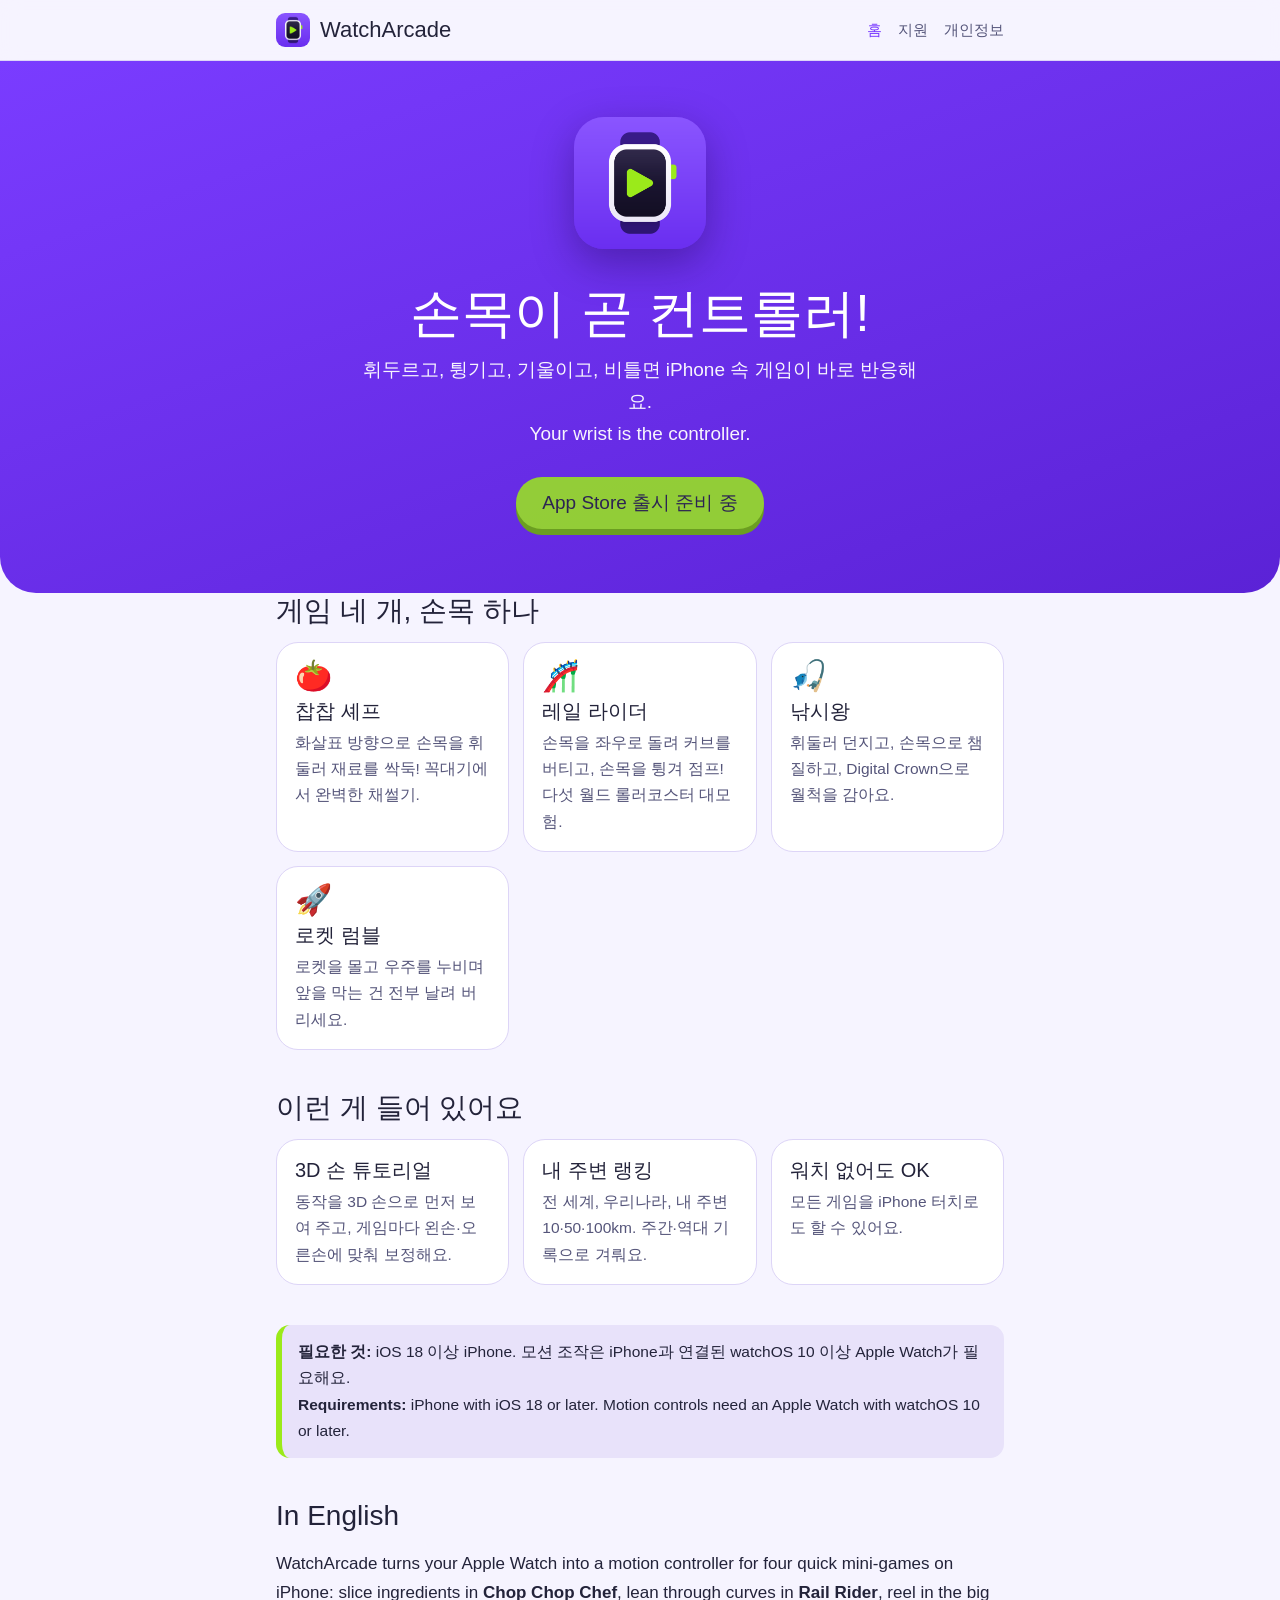
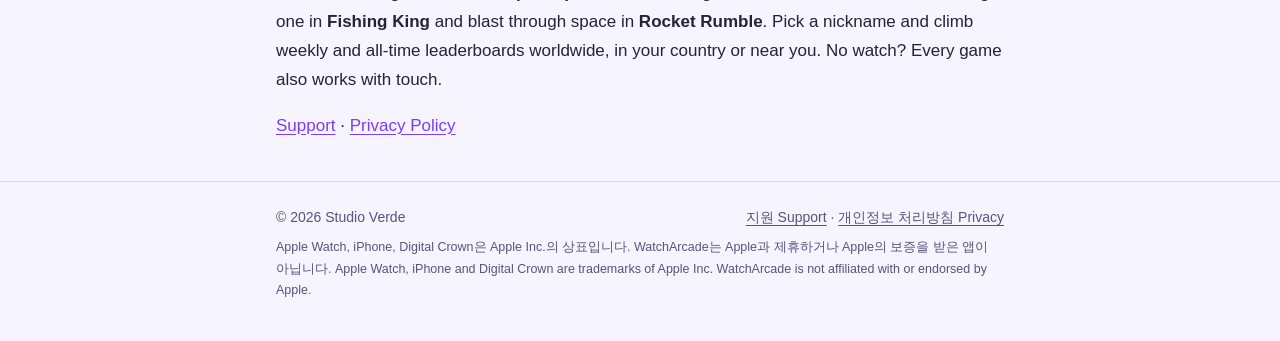
<file: index.html>
<!doctype html>
<html lang="ko">
<head>
<meta charset="utf-8">
<meta name="viewport" content="width=device-width, initial-scale=1">
<title>Studio Verde</title>
<meta http-equiv="refresh" content="0; url=/watcharcade/">
<link rel="canonical" href="https://studioverde.github.io/watcharcade/">
</head>
<body><p><a href="/watcharcade/">WatchArcade</a></p></body>
</html>
</file>
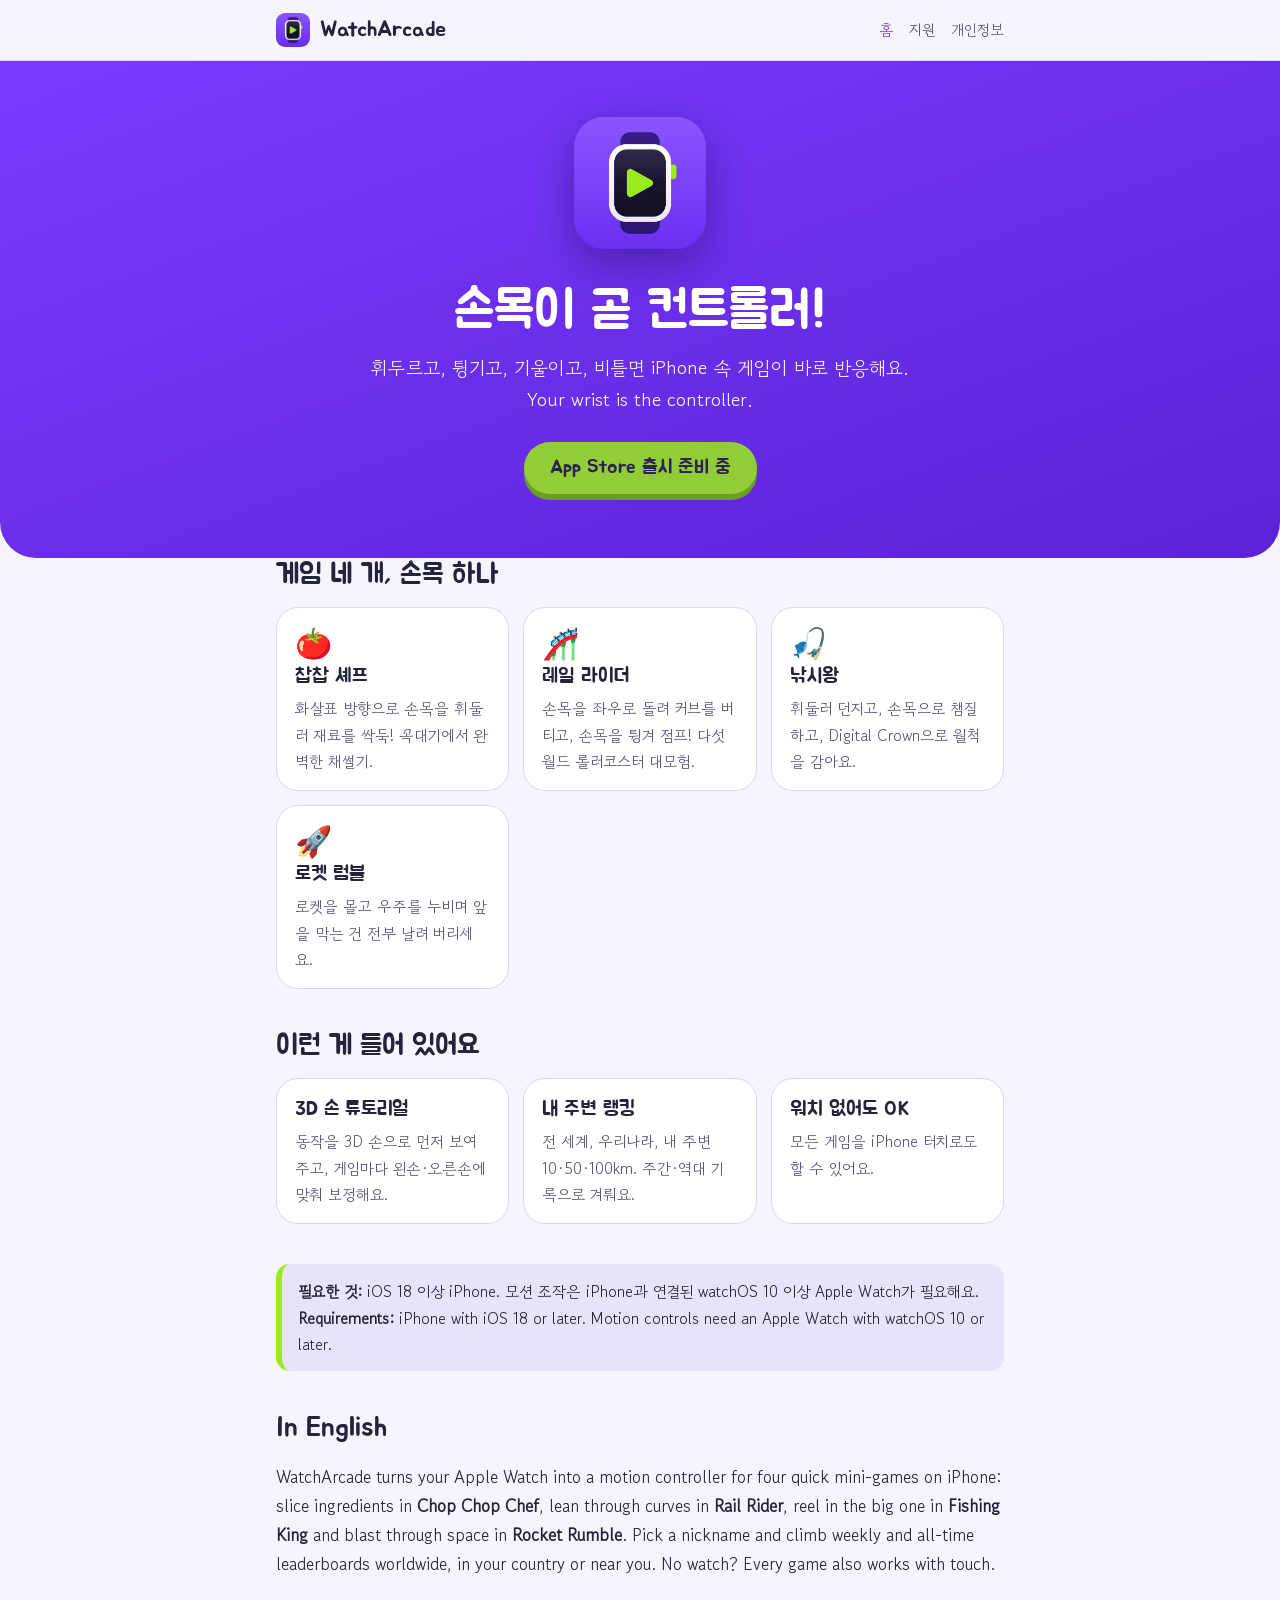
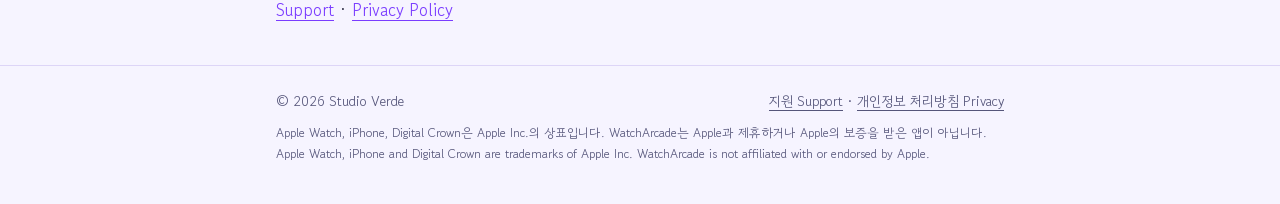
<file: watcharcade/index.html>
<!doctype html>
<html lang="ko">
<head>
  <meta charset="utf-8">
  <meta name="viewport" content="width=device-width, initial-scale=1">
  <title>WatchArcade</title>
  <meta name="description" content="손목이 곧 컨트롤러! Apple Watch로 즐기는 모션 미니게임 모음. Four motion mini-games for iPhone, played with your Apple Watch.">
  <link rel="icon" type="image/png" href="assets/apple-touch-icon.png">
  <link rel="apple-touch-icon" href="assets/apple-touch-icon.png">
  <link rel="preconnect" href="https://fonts.googleapis.com">
  <link rel="preconnect" href="https://fonts.gstatic.com" crossorigin>
  <link href="https://fonts.googleapis.com/css2?family=Gowun+Dodum&family=Jua&display=swap" rel="stylesheet">
  <link rel="stylesheet" href="assets/style.css">
</head>
<body>
  <header class="top">
    <div class="wrap">
      <a class="brand" href="./"><img src="assets/apple-touch-icon.png" alt=""><span>WatchArcade</span></a>
      <nav class="nav">
        <a href="./" aria-current="page">홈</a>
        <a href="support.html">지원</a>
        <a href="privacy.html">개인정보</a>
      </nav>
    </div>
  </header>

  <div class="hero">
    <div class="wrap">
      <img class="icon" src="assets/icon-512.png" alt="WatchArcade 앱 아이콘" width="132" height="132">
      <h1>손목이 곧 컨트롤러!</h1>
      <p class="lead">휘두르고, 튕기고, 기울이고, 비틀면 iPhone 속 게임이 바로 반응해요.<br>Your wrist is the controller.</p>
      <!-- 출시 후 App Store 링크로 바꾸세요: https://apps.apple.com/app/idXXXXXXXXXX -->
      <a class="btn" href="#" aria-disabled="true">App Store 출시 준비 중</a>
    </div>
  </div>

  <main class="wrap">
    <section>
      <h2>게임 네 개, 손목 하나</h2>
      <div class="grid">
        <div class="card"><span class="emoji">🍅</span><h3>찹찹 셰프</h3><p>화살표 방향으로 손목을 휘둘러 재료를 싹둑! 꼭대기에서 완벽한 채썰기.</p></div>
        <div class="card"><span class="emoji">🎢</span><h3>레일 라이더</h3><p>손목을 좌우로 돌려 커브를 버티고, 손목을 튕겨 점프! 다섯 월드 롤러코스터 대모험.</p></div>
        <div class="card"><span class="emoji">🎣</span><h3>낚시왕</h3><p>휘둘러 던지고, 손목으로 챔질하고, Digital Crown으로 월척을 감아요.</p></div>
        <div class="card"><span class="emoji">🚀</span><h3>로켓 럼블</h3><p>로켓을 몰고 우주를 누비며 앞을 막는 건 전부 날려 버리세요.</p></div>
      </div>
    </section>

    <section>
      <h2>이런 게 들어 있어요</h2>
      <div class="grid">
        <div class="card"><h3>3D 손 튜토리얼</h3><p>동작을 3D 손으로 먼저 보여 주고, 게임마다 왼손·오른손에 맞춰 보정해요.</p></div>
        <div class="card"><h3>내 주변 랭킹</h3><p>전 세계, 우리나라, 내 주변 10·50·100km. 주간·역대 기록으로 겨뤄요.</p></div>
        <div class="card"><h3>워치 없어도 OK</h3><p>모든 게임을 iPhone 터치로도 할 수 있어요.</p></div>
      </div>
    </section>

    <section>
      <div class="note">
        <strong>필요한 것:</strong> iOS 18 이상 iPhone. 모션 조작은 iPhone과 연결된 watchOS 10 이상 Apple Watch가 필요해요.<br>
        <strong>Requirements:</strong> iPhone with iOS 18 or later. Motion controls need an Apple Watch with watchOS 10 or later.
      </div>
    </section>

    <section lang="en">
      <h2>In English</h2>
      <p>WatchArcade turns your Apple Watch into a motion controller for four quick mini-games on iPhone: slice ingredients in <strong>Chop Chop Chef</strong>, lean through curves in <strong>Rail Rider</strong>, reel in the big one in <strong>Fishing King</strong> and blast through space in <strong>Rocket Rumble</strong>. Pick a nickname and climb weekly and all-time leaderboards worldwide, in your country or near you. No watch? Every game also works with touch.</p>
      <p><a href="support.html#en">Support</a> · <a href="privacy.html#en">Privacy Policy</a></p>
    </section>
  </main>

  <footer>
    <div class="wrap">
      <span>© 2026 Studio Verde</span>
      <span><a href="support.html">지원 Support</a> · <a href="privacy.html">개인정보 처리방침 Privacy</a></span>
    </div>
    <div class="wrap" style="margin-top:8px;font-size:12.5px;">
      <span>Apple Watch, iPhone, Digital Crown은 Apple Inc.의 상표입니다. WatchArcade는 Apple과 제휴하거나 Apple의 보증을 받은 앱이 아닙니다. Apple Watch, iPhone and Digital Crown are trademarks of Apple Inc. WatchArcade is not affiliated with or endorsed by Apple.</span>
    </div>
  </footer>
</body>
</html>
</file>
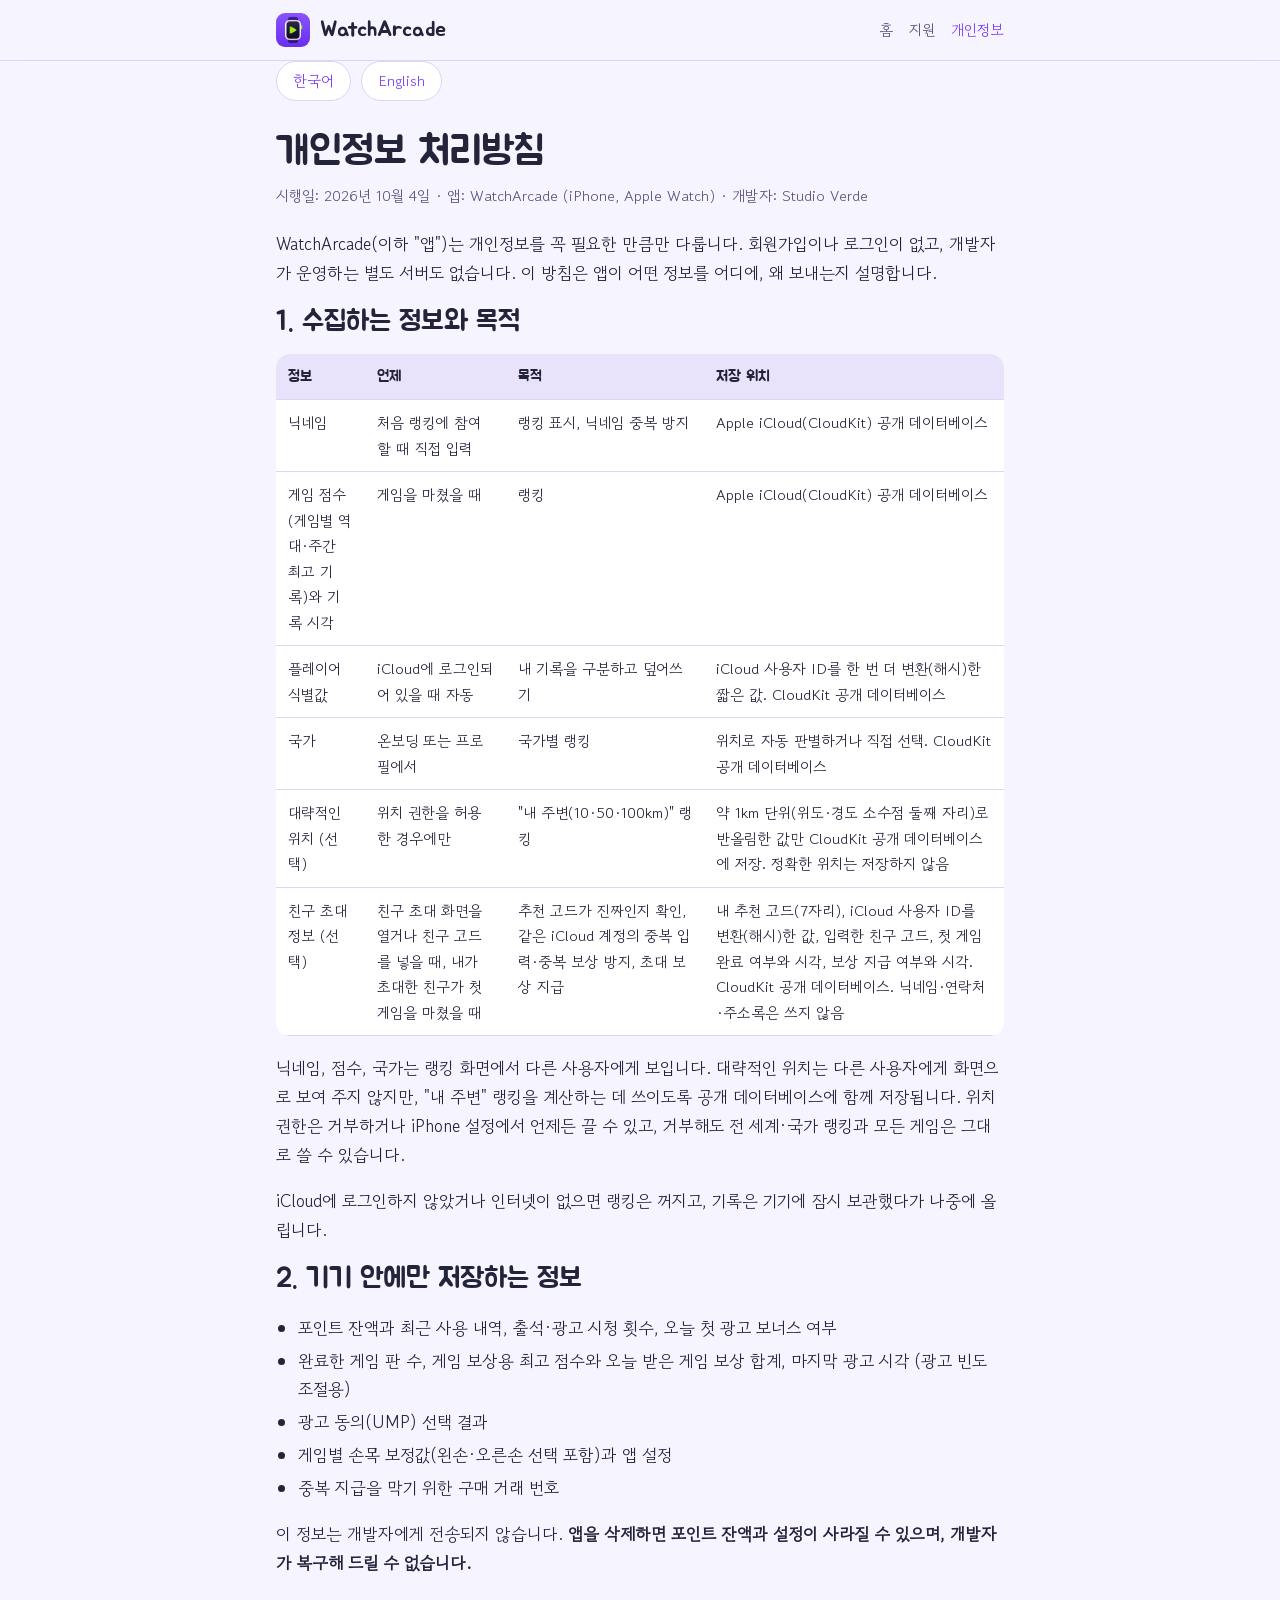
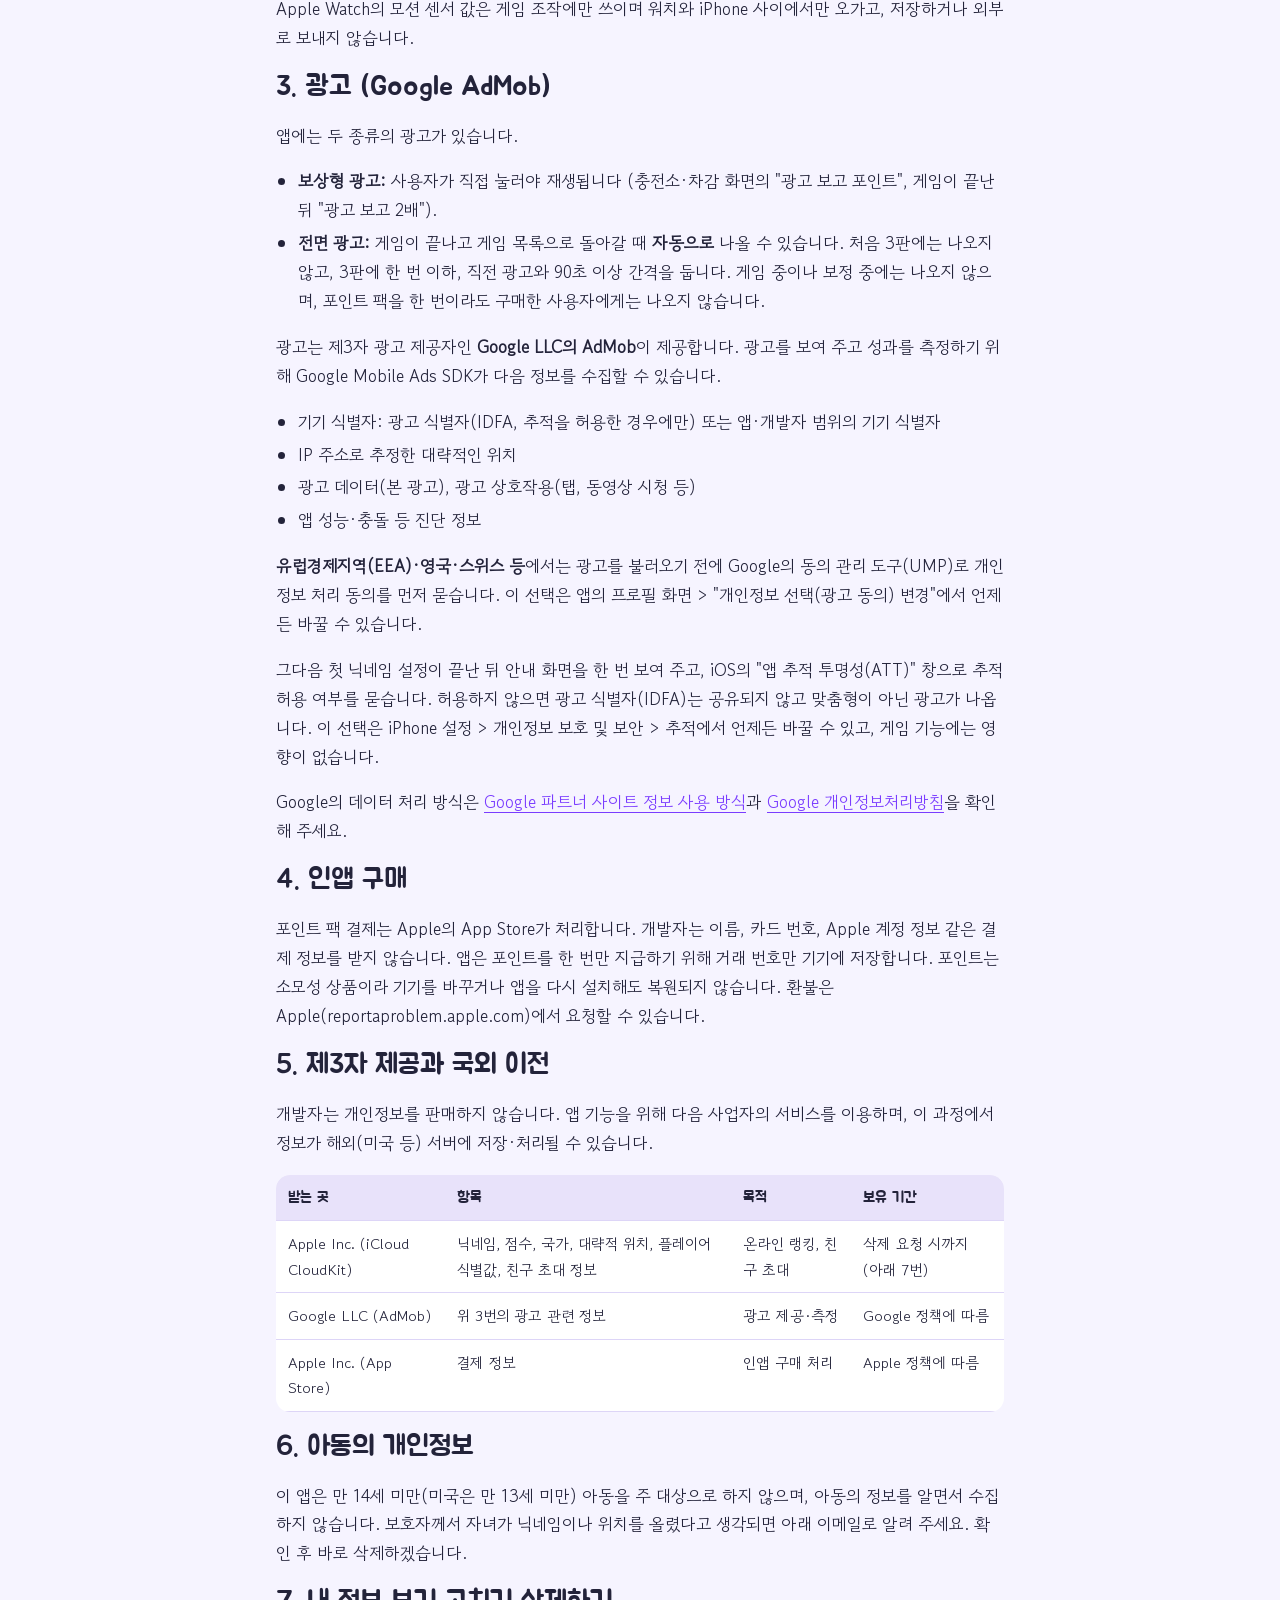
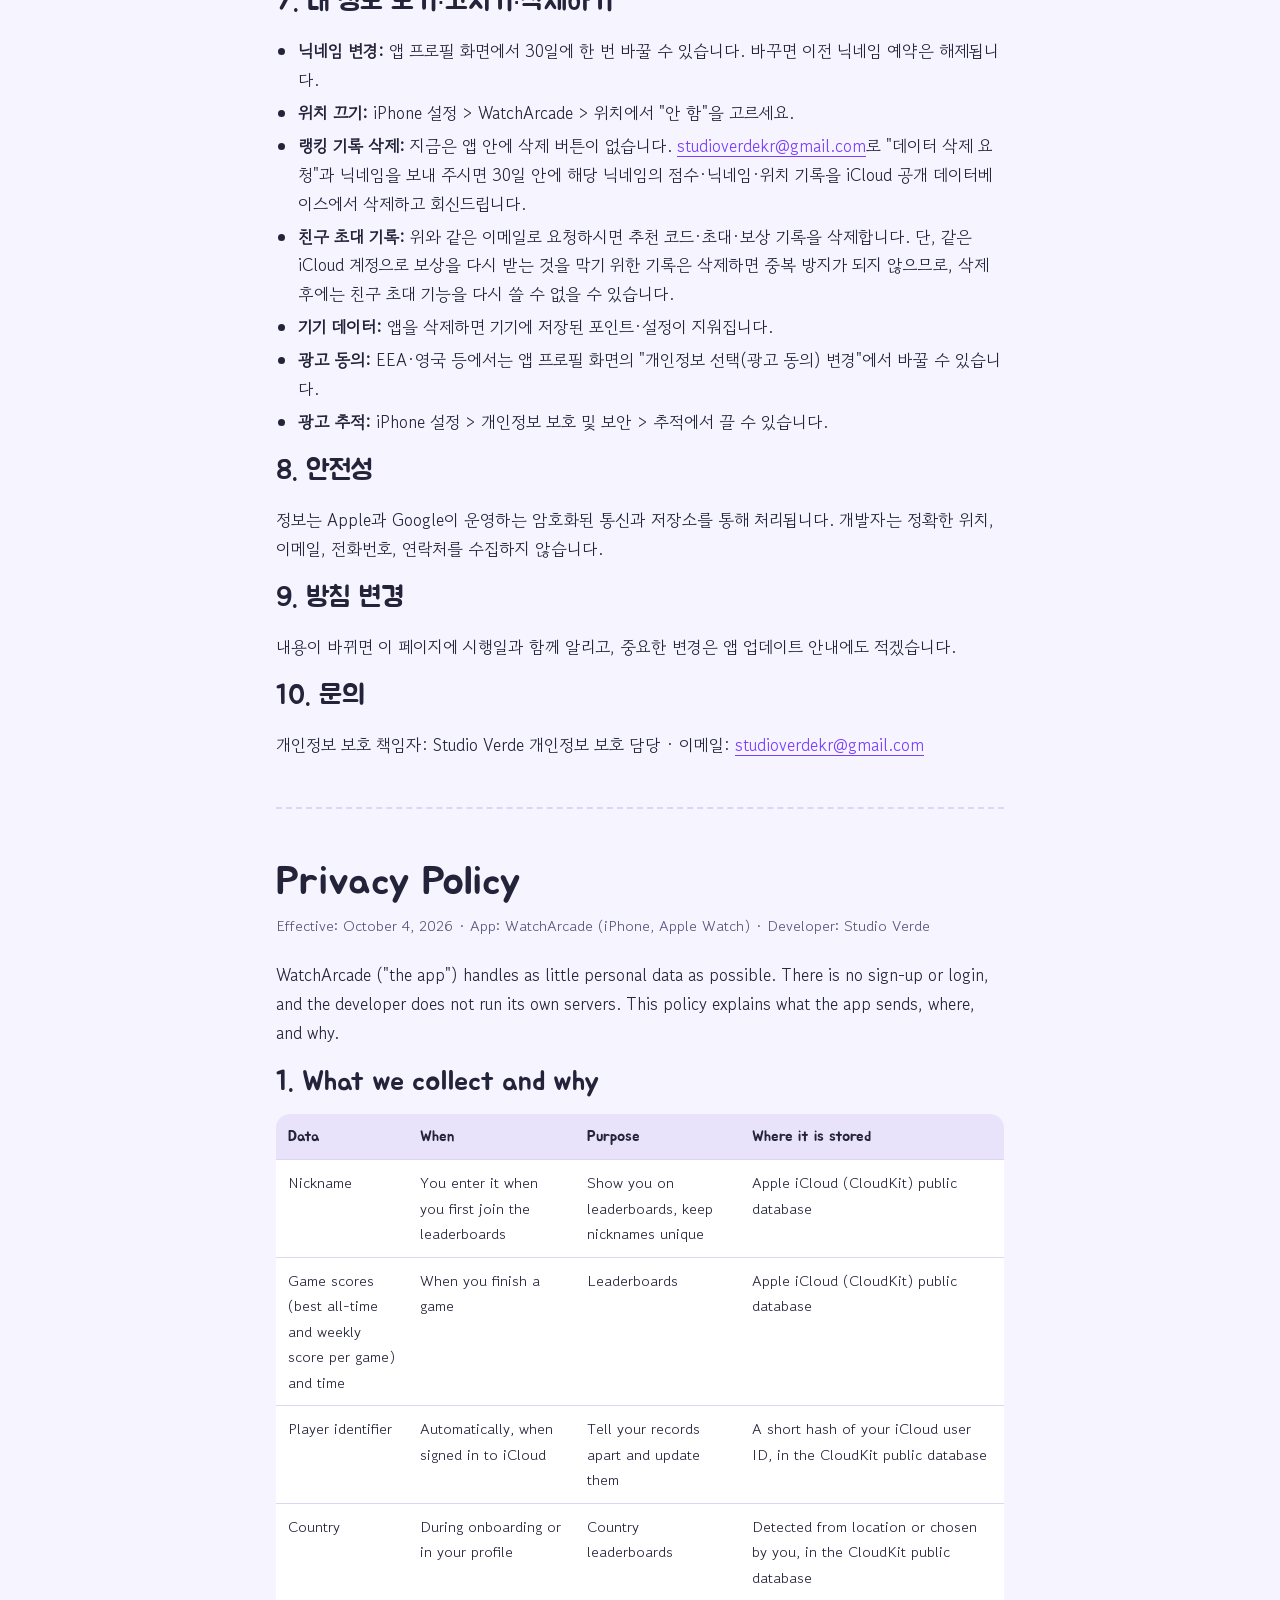
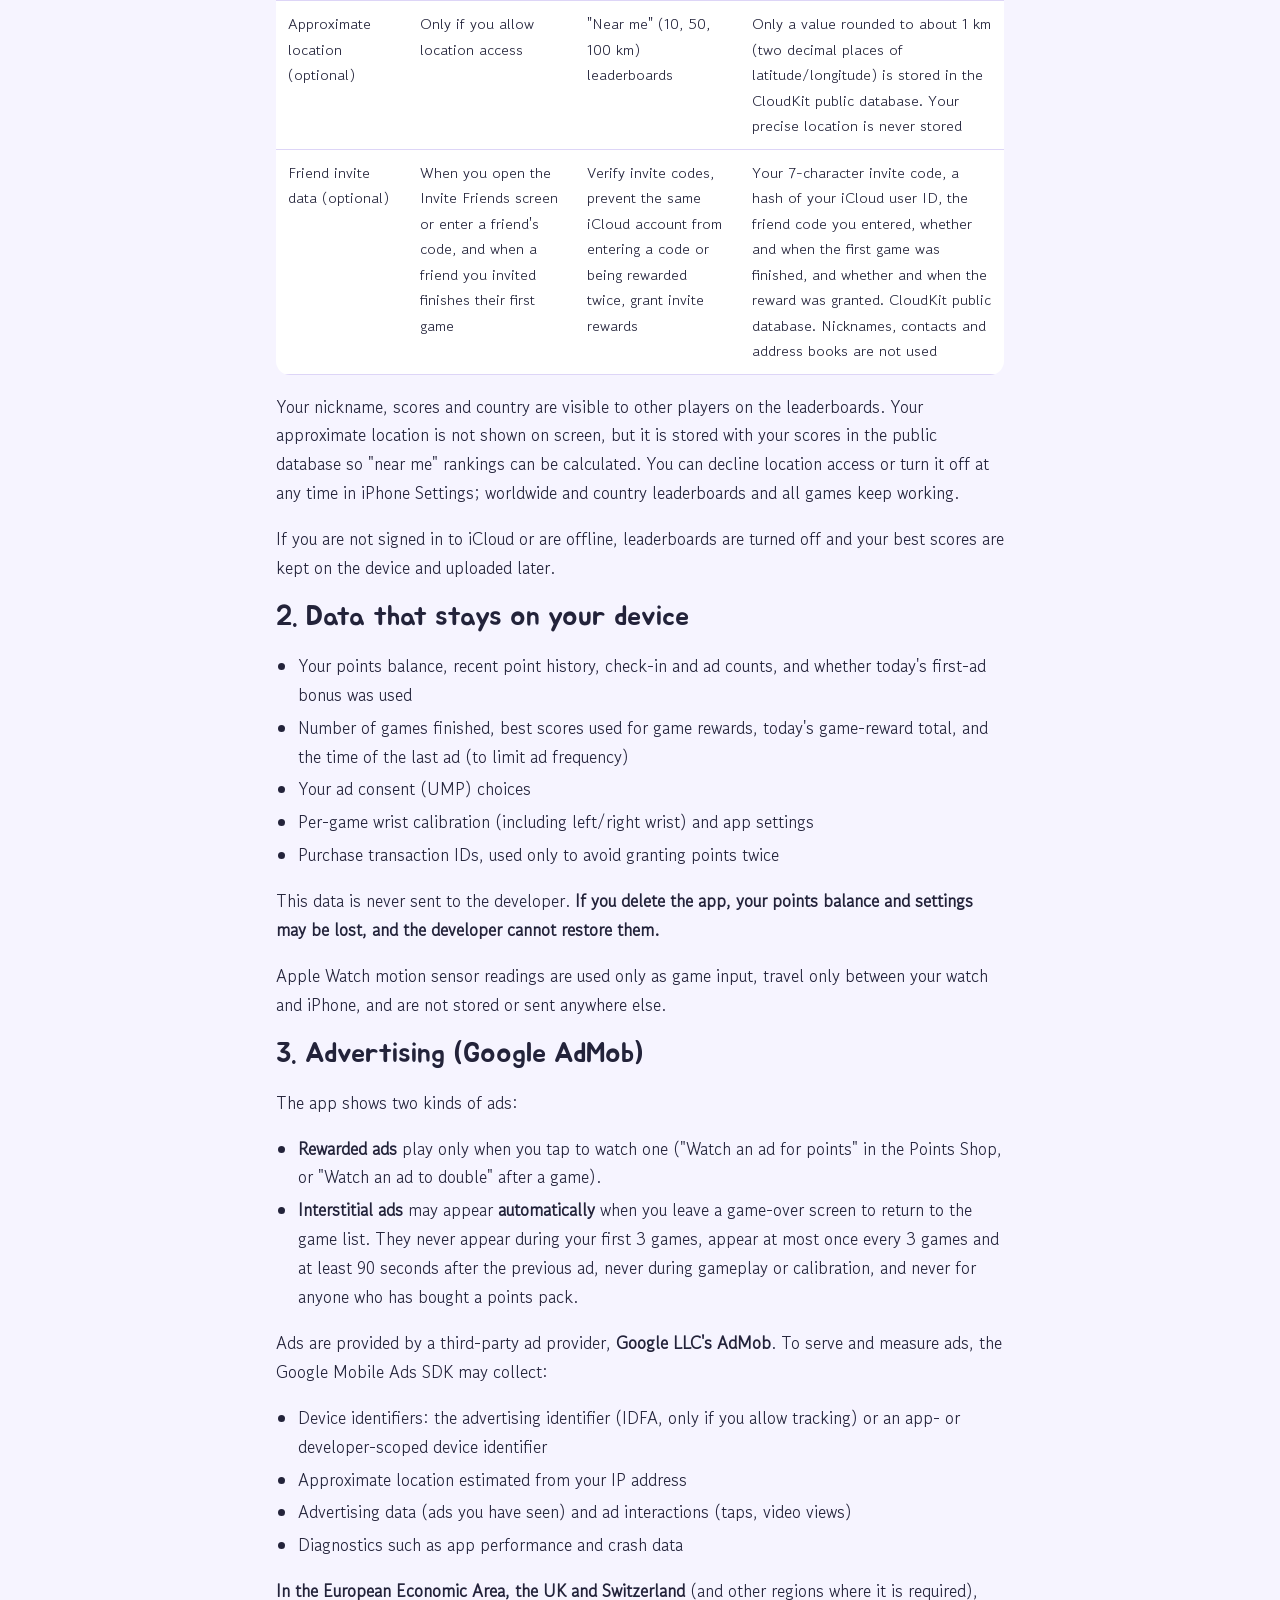
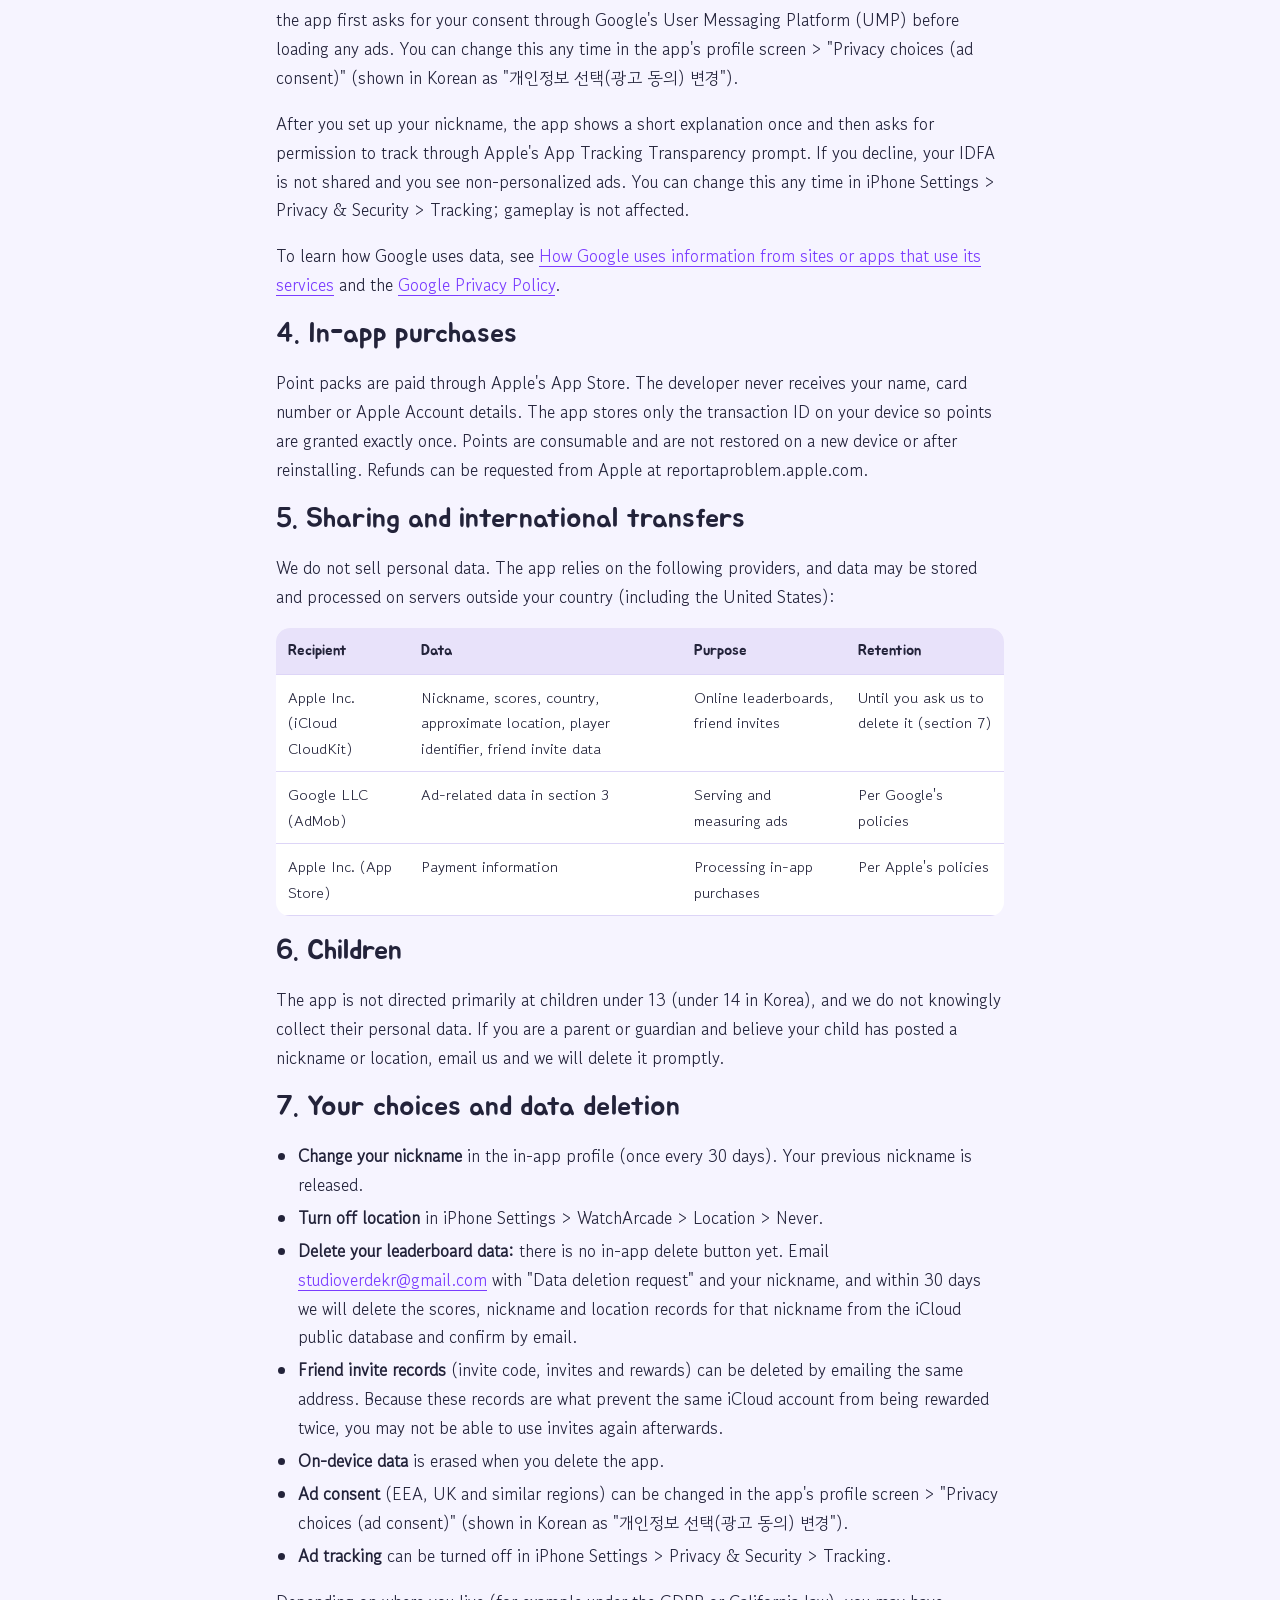
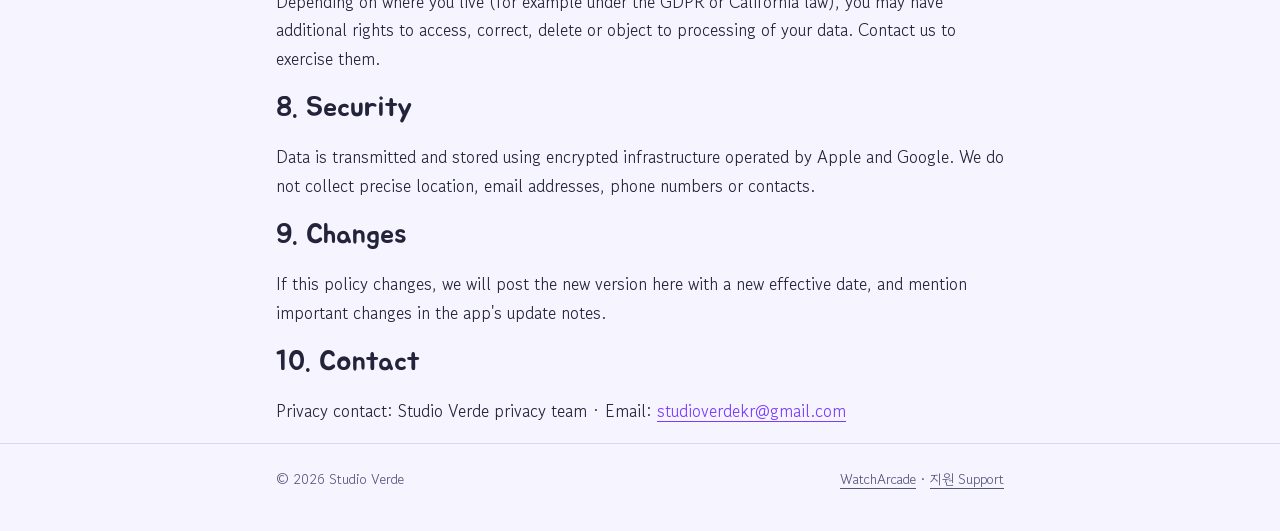
<file: watcharcade/privacy.html>
<!doctype html>
<html lang="ko">
<head>
  <meta charset="utf-8">
  <meta name="viewport" content="width=device-width, initial-scale=1">
  <title>WatchArcade 개인정보 처리방침</title>
  <meta name="description" content="WatchArcade 개인정보 처리방침 / Privacy Policy">
  <link rel="icon" type="image/png" href="assets/apple-touch-icon.png">
  <link rel="preconnect" href="https://fonts.googleapis.com">
  <link rel="preconnect" href="https://fonts.gstatic.com" crossorigin>
  <link href="https://fonts.googleapis.com/css2?family=Gowun+Dodum&family=Jua&display=swap" rel="stylesheet">
  <link rel="stylesheet" href="assets/style.css">
</head>
<body>
  <header class="top">
    <div class="wrap">
      <a class="brand" href="./"><img src="assets/apple-touch-icon.png" alt=""><span>WatchArcade</span></a>
      <nav class="nav">
        <a href="./">홈</a>
        <a href="support.html">지원</a>
        <a href="privacy.html" aria-current="page">개인정보</a>
      </nav>
    </div>
  </header>

  <main class="wrap doc">
    <div class="lang-switch">
      <a href="#ko">한국어</a>
      <a href="#en">English</a>
    </div>

    <!-- ===================== 한국어 ===================== -->
    <article id="ko" lang="ko">
      <h1>개인정보 처리방침</h1>
      <p class="meta">시행일: 2026년 10월 4일 · 앱: WatchArcade (iPhone, Apple Watch) · 개발자: Studio Verde</p>

      <p>WatchArcade(이하 "앱")는 개인정보를 꼭 필요한 만큼만 다룹니다. 회원가입이나 로그인이 없고, 개발자가 운영하는 별도 서버도 없습니다. 이 방침은 앱이 어떤 정보를 어디에, 왜 보내는지 설명합니다.</p>

      <h2>1. 수집하는 정보와 목적</h2>
      <div class="table-wrap">
        <table>
          <thead><tr><th>정보</th><th>언제</th><th>목적</th><th>저장 위치</th></tr></thead>
          <tbody>
            <tr><td>닉네임</td><td>처음 랭킹에 참여할 때 직접 입력</td><td>랭킹 표시, 닉네임 중복 방지</td><td>Apple iCloud(CloudKit) 공개 데이터베이스</td></tr>
            <tr><td>게임 점수(게임별 역대·주간 최고 기록)와 기록 시각</td><td>게임을 마쳤을 때</td><td>랭킹</td><td>Apple iCloud(CloudKit) 공개 데이터베이스</td></tr>
            <tr><td>플레이어 식별값</td><td>iCloud에 로그인되어 있을 때 자동</td><td>내 기록을 구분하고 덮어쓰기</td><td>iCloud 사용자 ID를 한 번 더 변환(해시)한 짧은 값. CloudKit 공개 데이터베이스</td></tr>
            <tr><td>국가</td><td>온보딩 또는 프로필에서</td><td>국가별 랭킹</td><td>위치로 자동 판별하거나 직접 선택. CloudKit 공개 데이터베이스</td></tr>
            <tr><td>대략적인 위치 (선택)</td><td>위치 권한을 허용한 경우에만</td><td>"내 주변(10·50·100km)" 랭킹</td><td>약 1km 단위(위도·경도 소수점 둘째 자리)로 반올림한 값만 CloudKit 공개 데이터베이스에 저장. 정확한 위치는 저장하지 않음</td></tr>
            <tr><td>친구 초대 정보 (선택)</td><td>친구 초대 화면을 열거나 친구 코드를 넣을 때, 내가 초대한 친구가 첫 게임을 마쳤을 때</td><td>추천 코드가 진짜인지 확인, 같은 iCloud 계정의 중복 입력·중복 보상 방지, 초대 보상 지급</td><td>내 추천 코드(7자리), iCloud 사용자 ID를 변환(해시)한 값, 입력한 친구 코드, 첫 게임 완료 여부와 시각, 보상 지급 여부와 시각. CloudKit 공개 데이터베이스. 닉네임·연락처·주소록은 쓰지 않음</td></tr>
          </tbody>
        </table>
      </div>
      <p>닉네임, 점수, 국가는 랭킹 화면에서 다른 사용자에게 보입니다. 대략적인 위치는 다른 사용자에게 화면으로 보여 주지 않지만, "내 주변" 랭킹을 계산하는 데 쓰이도록 공개 데이터베이스에 함께 저장됩니다. 위치 권한은 거부하거나 iPhone 설정에서 언제든 끌 수 있고, 거부해도 전 세계·국가 랭킹과 모든 게임은 그대로 쓸 수 있습니다.</p>
      <p>iCloud에 로그인하지 않았거나 인터넷이 없으면 랭킹은 꺼지고, 기록은 기기에 잠시 보관했다가 나중에 올립니다.</p>

      <h2>2. 기기 안에만 저장하는 정보</h2>
      <ul>
        <li>포인트 잔액과 최근 사용 내역, 출석·광고 시청 횟수, 오늘 첫 광고 보너스 여부</li>
        <li>완료한 게임 판 수, 게임 보상용 최고 점수와 오늘 받은 게임 보상 합계, 마지막 광고 시각 (광고 빈도 조절용)</li>
        <li>광고 동의(UMP) 선택 결과</li>
        <li>게임별 손목 보정값(왼손·오른손 선택 포함)과 앱 설정</li>
        <li>중복 지급을 막기 위한 구매 거래 번호</li>
      </ul>
      <p>이 정보는 개발자에게 전송되지 않습니다. <strong>앱을 삭제하면 포인트 잔액과 설정이 사라질 수 있으며, 개발자가 복구해 드릴 수 없습니다.</strong></p>
      <p>Apple Watch의 모션 센서 값은 게임 조작에만 쓰이며 워치와 iPhone 사이에서만 오가고, 저장하거나 외부로 보내지 않습니다.</p>


      <h2>3. 광고 (Google AdMob)</h2>
      <p>앱에는 두 종류의 광고가 있습니다.</p>
      <ul>
        <li><strong>보상형 광고:</strong> 사용자가 직접 눌러야 재생됩니다 (충전소·차감 화면의 "광고 보고 포인트", 게임이 끝난 뒤 "광고 보고 2배").</li>
        <li><strong>전면 광고:</strong> 게임이 끝나고 게임 목록으로 돌아갈 때 <strong>자동으로</strong> 나올 수 있습니다. 처음 3판에는 나오지 않고, 3판에 한 번 이하, 직전 광고와 90초 이상 간격을 둡니다. 게임 중이나 보정 중에는 나오지 않으며, 포인트 팩을 한 번이라도 구매한 사용자에게는 나오지 않습니다.</li>
      </ul>
      <p>광고는 제3자 광고 제공자인 <strong>Google LLC의 AdMob</strong>이 제공합니다. 광고를 보여 주고 성과를 측정하기 위해 Google Mobile Ads SDK가 다음 정보를 수집할 수 있습니다.</p>
      <ul>
        <li>기기 식별자: 광고 식별자(IDFA, 추적을 허용한 경우에만) 또는 앱·개발자 범위의 기기 식별자</li>
        <li>IP 주소로 추정한 대략적인 위치</li>
        <li>광고 데이터(본 광고), 광고 상호작용(탭, 동영상 시청 등)</li>
        <li>앱 성능·충돌 등 진단 정보</li>
      </ul>
      <p><strong>유럽경제지역(EEA)·영국·스위스 등</strong>에서는 광고를 불러오기 전에 Google의 동의 관리 도구(UMP)로 개인정보 처리 동의를 먼저 묻습니다. 이 선택은 앱의 프로필 화면 &gt; "개인정보 선택(광고 동의) 변경"에서 언제든 바꿀 수 있습니다.</p>
      <p>그다음 첫 닉네임 설정이 끝난 뒤 안내 화면을 한 번 보여 주고, iOS의 "앱 추적 투명성(ATT)" 창으로 추적 허용 여부를 묻습니다. 허용하지 않으면 광고 식별자(IDFA)는 공유되지 않고 맞춤형이 아닌 광고가 나옵니다. 이 선택은 iPhone 설정 &gt; 개인정보 보호 및 보안 &gt; 추적에서 언제든 바꿀 수 있고, 게임 기능에는 영향이 없습니다.</p>
      <p>Google의 데이터 처리 방식은 <a href="https://policies.google.com/technologies/partner-sites" rel="noopener">Google 파트너 사이트 정보 사용 방식</a>과 <a href="https://policies.google.com/privacy" rel="noopener">Google 개인정보처리방침</a>을 확인해 주세요.</p>

      <h2>4. 인앱 구매</h2>
      <p>포인트 팩 결제는 Apple의 App Store가 처리합니다. 개발자는 이름, 카드 번호, Apple 계정 정보 같은 결제 정보를 받지 않습니다. 앱은 포인트를 한 번만 지급하기 위해 거래 번호만 기기에 저장합니다. 포인트는 소모성 상품이라 기기를 바꾸거나 앱을 다시 설치해도 복원되지 않습니다. 환불은 Apple(reportaproblem.apple.com)에서 요청할 수 있습니다.</p>

      <h2>5. 제3자 제공과 국외 이전</h2>
      <p>개발자는 개인정보를 판매하지 않습니다. 앱 기능을 위해 다음 사업자의 서비스를 이용하며, 이 과정에서 정보가 해외(미국 등) 서버에 저장·처리될 수 있습니다.</p>
      <div class="table-wrap">
        <table>
          <thead><tr><th>받는 곳</th><th>항목</th><th>목적</th><th>보유 기간</th></tr></thead>
          <tbody>
            <tr><td>Apple Inc. (iCloud CloudKit)</td><td>닉네임, 점수, 국가, 대략적 위치, 플레이어 식별값, 친구 초대 정보</td><td>온라인 랭킹, 친구 초대</td><td>삭제 요청 시까지 (아래 7번)</td></tr>
            <tr><td>Google LLC (AdMob)</td><td>위 3번의 광고 관련 정보</td><td>광고 제공·측정</td><td>Google 정책에 따름</td></tr>
            <tr><td>Apple Inc. (App Store)</td><td>결제 정보</td><td>인앱 구매 처리</td><td>Apple 정책에 따름</td></tr>
          </tbody>
        </table>
      </div>

      <h2>6. 아동의 개인정보</h2>
      <p>이 앱은 만 14세 미만(미국은 만 13세 미만) 아동을 주 대상으로 하지 않으며, 아동의 정보를 알면서 수집하지 않습니다. 보호자께서 자녀가 닉네임이나 위치를 올렸다고 생각되면 아래 이메일로 알려 주세요. 확인 후 바로 삭제하겠습니다.</p>

      <h2>7. 내 정보 보기·고치기·삭제하기</h2>
      <ul>
        <li><strong>닉네임 변경:</strong> 앱 프로필 화면에서 30일에 한 번 바꿀 수 있습니다. 바꾸면 이전 닉네임 예약은 해제됩니다.</li>
        <li><strong>위치 끄기:</strong> iPhone 설정 &gt; WatchArcade &gt; 위치에서 "안 함"을 고르세요.</li>
        <li><strong>랭킹 기록 삭제:</strong> 지금은 앱 안에 삭제 버튼이 없습니다. <a href="mailto:studioverdekr@gmail.com?subject=WatchArcade%20data%20deletion">studioverdekr@gmail.com</a>로 "데이터 삭제 요청"과 닉네임을 보내 주시면 30일 안에 해당 닉네임의 점수·닉네임·위치 기록을 iCloud 공개 데이터베이스에서 삭제하고 회신드립니다.</li>
        <li><strong>친구 초대 기록:</strong> 위와 같은 이메일로 요청하시면 추천 코드·초대·보상 기록을 삭제합니다. 단, 같은 iCloud 계정으로 보상을 다시 받는 것을 막기 위한 기록은 삭제하면 중복 방지가 되지 않으므로, 삭제 후에는 친구 초대 기능을 다시 쓸 수 없을 수 있습니다.</li>
        <li><strong>기기 데이터:</strong> 앱을 삭제하면 기기에 저장된 포인트·설정이 지워집니다.</li>
        <li><strong>광고 동의:</strong> EEA·영국 등에서는 앱 프로필 화면의 "개인정보 선택(광고 동의) 변경"에서 바꿀 수 있습니다.</li>
        <li><strong>광고 추적:</strong> iPhone 설정 &gt; 개인정보 보호 및 보안 &gt; 추적에서 끌 수 있습니다.</li>
      </ul>

      <h2>8. 안전성</h2>
      <p>정보는 Apple과 Google이 운영하는 암호화된 통신과 저장소를 통해 처리됩니다. 개발자는 정확한 위치, 이메일, 전화번호, 연락처를 수집하지 않습니다.</p>

      <h2>9. 방침 변경</h2>
      <p>내용이 바뀌면 이 페이지에 시행일과 함께 알리고, 중요한 변경은 앱 업데이트 안내에도 적겠습니다.</p>

      <h2>10. 문의</h2>
      <p>개인정보 보호 책임자: Studio Verde 개인정보 보호 담당 · 이메일: <a href="mailto:studioverdekr@gmail.com">studioverdekr@gmail.com</a></p>
    </article>

    <hr class="lang">

    <!-- ===================== English ===================== -->
    <article id="en" lang="en">
      <h1>Privacy Policy</h1>
      <p class="meta">Effective: October 4, 2026 · App: WatchArcade (iPhone, Apple Watch) · Developer: Studio Verde</p>

      <p>WatchArcade ("the app") handles as little personal data as possible. There is no sign-up or login, and the developer does not run its own servers. This policy explains what the app sends, where, and why.</p>

      <h2>1. What we collect and why</h2>
      <div class="table-wrap">
        <table>
          <thead><tr><th>Data</th><th>When</th><th>Purpose</th><th>Where it is stored</th></tr></thead>
          <tbody>
            <tr><td>Nickname</td><td>You enter it when you first join the leaderboards</td><td>Show you on leaderboards, keep nicknames unique</td><td>Apple iCloud (CloudKit) public database</td></tr>
            <tr><td>Game scores (best all-time and weekly score per game) and time</td><td>When you finish a game</td><td>Leaderboards</td><td>Apple iCloud (CloudKit) public database</td></tr>
            <tr><td>Player identifier</td><td>Automatically, when signed in to iCloud</td><td>Tell your records apart and update them</td><td>A short hash of your iCloud user ID, in the CloudKit public database</td></tr>
            <tr><td>Country</td><td>During onboarding or in your profile</td><td>Country leaderboards</td><td>Detected from location or chosen by you, in the CloudKit public database</td></tr>
            <tr><td>Approximate location (optional)</td><td>Only if you allow location access</td><td>"Near me" (10, 50, 100 km) leaderboards</td><td>Only a value rounded to about 1 km (two decimal places of latitude/longitude) is stored in the CloudKit public database. Your precise location is never stored</td></tr>
            <tr><td>Friend invite data (optional)</td><td>When you open the Invite Friends screen or enter a friend's code, and when a friend you invited finishes their first game</td><td>Verify invite codes, prevent the same iCloud account from entering a code or being rewarded twice, grant invite rewards</td><td>Your 7-character invite code, a hash of your iCloud user ID, the friend code you entered, whether and when the first game was finished, and whether and when the reward was granted. CloudKit public database. Nicknames, contacts and address books are not used</td></tr>
          </tbody>
        </table>
      </div>
      <p>Your nickname, scores and country are visible to other players on the leaderboards. Your approximate location is not shown on screen, but it is stored with your scores in the public database so "near me" rankings can be calculated. You can decline location access or turn it off at any time in iPhone Settings; worldwide and country leaderboards and all games keep working.</p>
      <p>If you are not signed in to iCloud or are offline, leaderboards are turned off and your best scores are kept on the device and uploaded later.</p>

      <h2>2. Data that stays on your device</h2>
      <ul>
        <li>Your points balance, recent point history, check-in and ad counts, and whether today's first-ad bonus was used</li>
        <li>Number of games finished, best scores used for game rewards, today's game-reward total, and the time of the last ad (to limit ad frequency)</li>
        <li>Your ad consent (UMP) choices</li>
        <li>Per-game wrist calibration (including left/right wrist) and app settings</li>
        <li>Purchase transaction IDs, used only to avoid granting points twice</li>
      </ul>
      <p>This data is never sent to the developer. <strong>If you delete the app, your points balance and settings may be lost, and the developer cannot restore them.</strong></p>
      <p>Apple Watch motion sensor readings are used only as game input, travel only between your watch and iPhone, and are not stored or sent anywhere else.</p>


      <h2>3. Advertising (Google AdMob)</h2>
      <p>The app shows two kinds of ads:</p>
      <ul>
        <li><strong>Rewarded ads</strong> play only when you tap to watch one ("Watch an ad for points" in the Points Shop, or "Watch an ad to double" after a game).</li>
        <li><strong>Interstitial ads</strong> may appear <strong>automatically</strong> when you leave a game-over screen to return to the game list. They never appear during your first 3 games, appear at most once every 3 games and at least 90 seconds after the previous ad, never during gameplay or calibration, and never for anyone who has bought a points pack.</li>
      </ul>
      <p>Ads are provided by a third-party ad provider, <strong>Google LLC's AdMob</strong>. To serve and measure ads, the Google Mobile Ads SDK may collect:</p>
      <ul>
        <li>Device identifiers: the advertising identifier (IDFA, only if you allow tracking) or an app- or developer-scoped device identifier</li>
        <li>Approximate location estimated from your IP address</li>
        <li>Advertising data (ads you have seen) and ad interactions (taps, video views)</li>
        <li>Diagnostics such as app performance and crash data</li>
      </ul>
      <p><strong>In the European Economic Area, the UK and Switzerland</strong> (and other regions where it is required), the app first asks for your consent through Google's User Messaging Platform (UMP) before loading any ads. You can change this any time in the app's profile screen &gt; "Privacy choices (ad consent)" (shown in Korean as "개인정보 선택(광고 동의) 변경").</p>
      <p>After you set up your nickname, the app shows a short explanation once and then asks for permission to track through Apple's App Tracking Transparency prompt. If you decline, your IDFA is not shared and you see non-personalized ads. You can change this any time in iPhone Settings &gt; Privacy &amp; Security &gt; Tracking; gameplay is not affected.</p>
      <p>To learn how Google uses data, see <a href="https://policies.google.com/technologies/partner-sites" rel="noopener">How Google uses information from sites or apps that use its services</a> and the <a href="https://policies.google.com/privacy" rel="noopener">Google Privacy Policy</a>.</p>

      <h2>4. In-app purchases</h2>
      <p>Point packs are paid through Apple's App Store. The developer never receives your name, card number or Apple Account details. The app stores only the transaction ID on your device so points are granted exactly once. Points are consumable and are not restored on a new device or after reinstalling. Refunds can be requested from Apple at reportaproblem.apple.com.</p>

      <h2>5. Sharing and international transfers</h2>
      <p>We do not sell personal data. The app relies on the following providers, and data may be stored and processed on servers outside your country (including the United States):</p>
      <div class="table-wrap">
        <table>
          <thead><tr><th>Recipient</th><th>Data</th><th>Purpose</th><th>Retention</th></tr></thead>
          <tbody>
            <tr><td>Apple Inc. (iCloud CloudKit)</td><td>Nickname, scores, country, approximate location, player identifier, friend invite data</td><td>Online leaderboards, friend invites</td><td>Until you ask us to delete it (section 7)</td></tr>
            <tr><td>Google LLC (AdMob)</td><td>Ad-related data in section 3</td><td>Serving and measuring ads</td><td>Per Google's policies</td></tr>
            <tr><td>Apple Inc. (App Store)</td><td>Payment information</td><td>Processing in-app purchases</td><td>Per Apple's policies</td></tr>
          </tbody>
        </table>
      </div>

      <h2>6. Children</h2>
      <p>The app is not directed primarily at children under 13 (under 14 in Korea), and we do not knowingly collect their personal data. If you are a parent or guardian and believe your child has posted a nickname or location, email us and we will delete it promptly.</p>

      <h2>7. Your choices and data deletion</h2>
      <ul>
        <li><strong>Change your nickname</strong> in the in-app profile (once every 30 days). Your previous nickname is released.</li>
        <li><strong>Turn off location</strong> in iPhone Settings &gt; WatchArcade &gt; Location &gt; Never.</li>
        <li><strong>Delete your leaderboard data:</strong> there is no in-app delete button yet. Email <a href="mailto:studioverdekr@gmail.com?subject=WatchArcade%20data%20deletion">studioverdekr@gmail.com</a> with "Data deletion request" and your nickname, and within 30 days we will delete the scores, nickname and location records for that nickname from the iCloud public database and confirm by email.</li>
        <li><strong>Friend invite records</strong> (invite code, invites and rewards) can be deleted by emailing the same address. Because these records are what prevent the same iCloud account from being rewarded twice, you may not be able to use invites again afterwards.</li>
        <li><strong>On-device data</strong> is erased when you delete the app.</li>
        <li><strong>Ad consent</strong> (EEA, UK and similar regions) can be changed in the app's profile screen &gt; "Privacy choices (ad consent)" (shown in Korean as "개인정보 선택(광고 동의) 변경").</li>
        <li><strong>Ad tracking</strong> can be turned off in iPhone Settings &gt; Privacy &amp; Security &gt; Tracking.</li>
      </ul>
      <p>Depending on where you live (for example under the GDPR or California law), you may have additional rights to access, correct, delete or object to processing of your data. Contact us to exercise them.</p>

      <h2>8. Security</h2>
      <p>Data is transmitted and stored using encrypted infrastructure operated by Apple and Google. We do not collect precise location, email addresses, phone numbers or contacts.</p>

      <h2>9. Changes</h2>
      <p>If this policy changes, we will post the new version here with a new effective date, and mention important changes in the app's update notes.</p>

      <h2>10. Contact</h2>
      <p>Privacy contact: Studio Verde privacy team · Email: <a href="mailto:studioverdekr@gmail.com">studioverdekr@gmail.com</a></p>
    </article>
  </main>

  <footer>
    <div class="wrap">
      <span>© 2026 Studio Verde</span>
      <span><a href="./">WatchArcade</a> · <a href="support.html">지원 Support</a></span>
    </div>
  </footer>
</body>
</html>
</file>
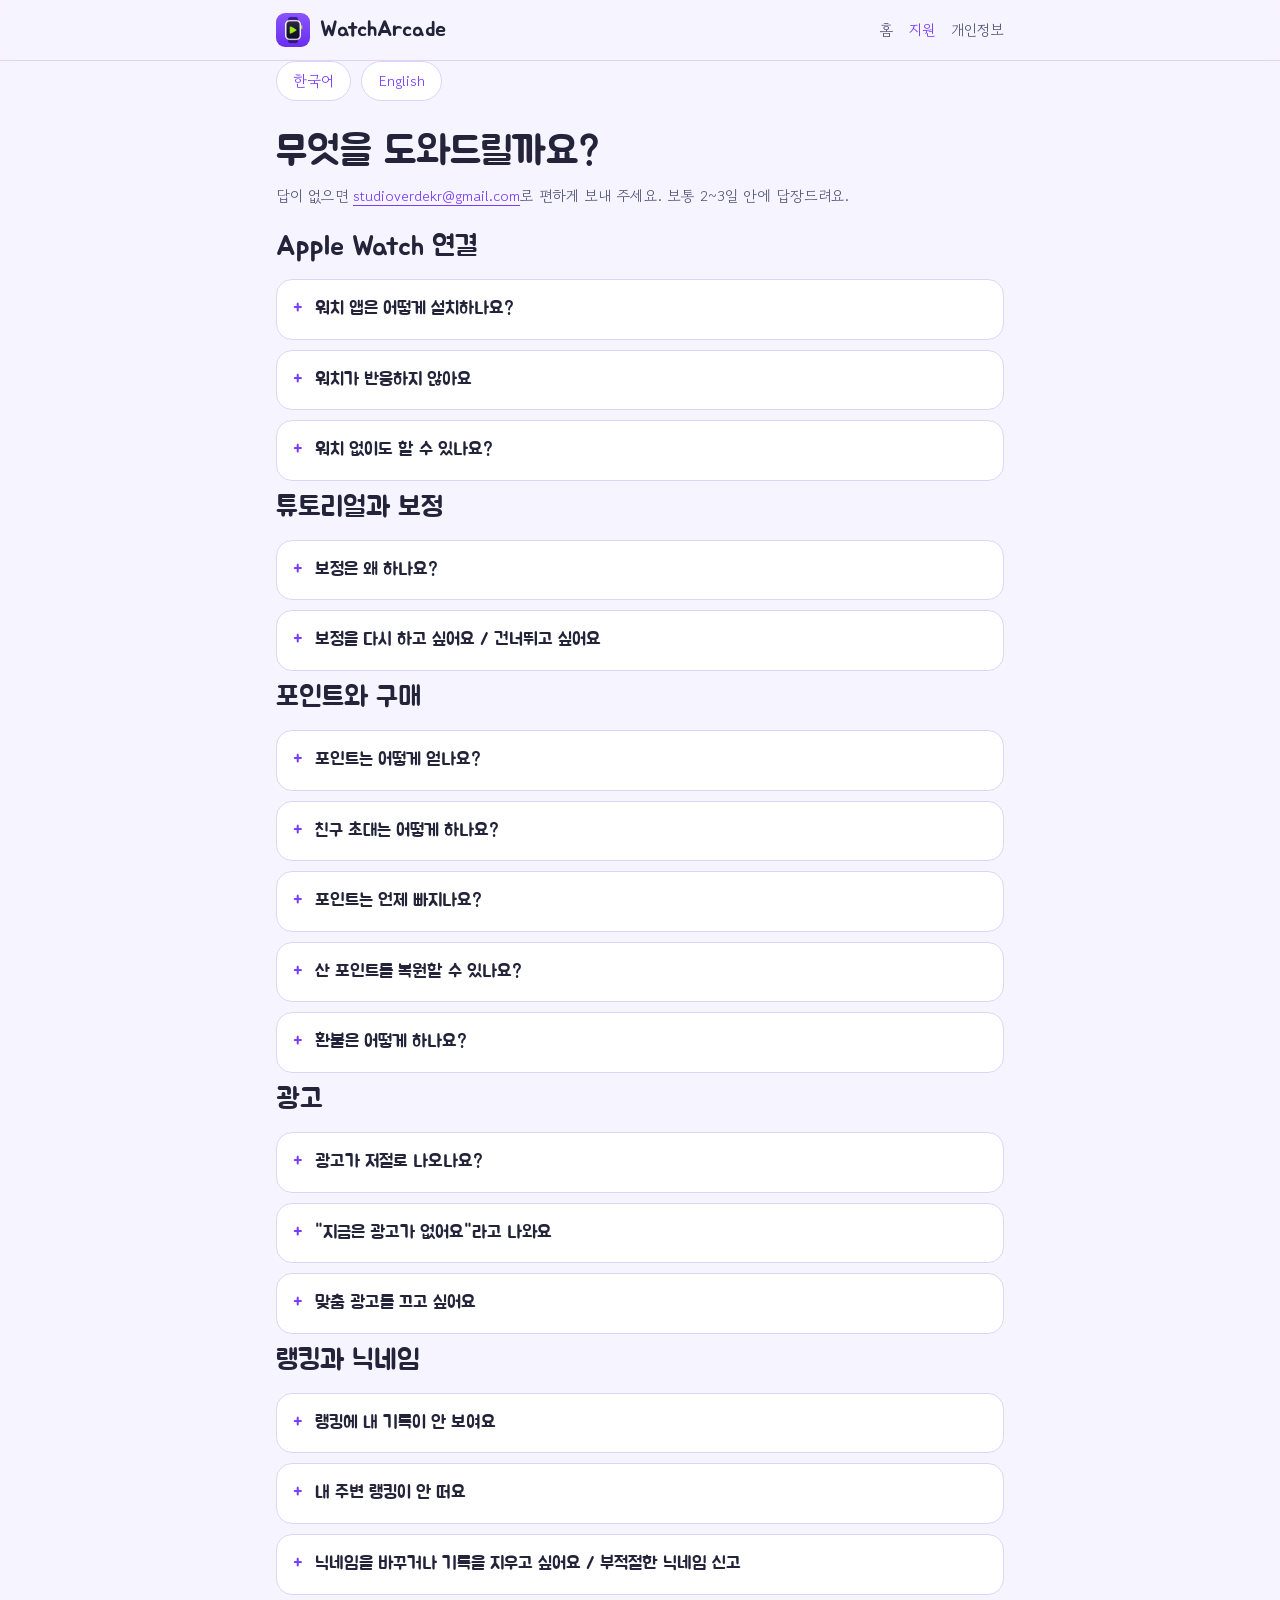
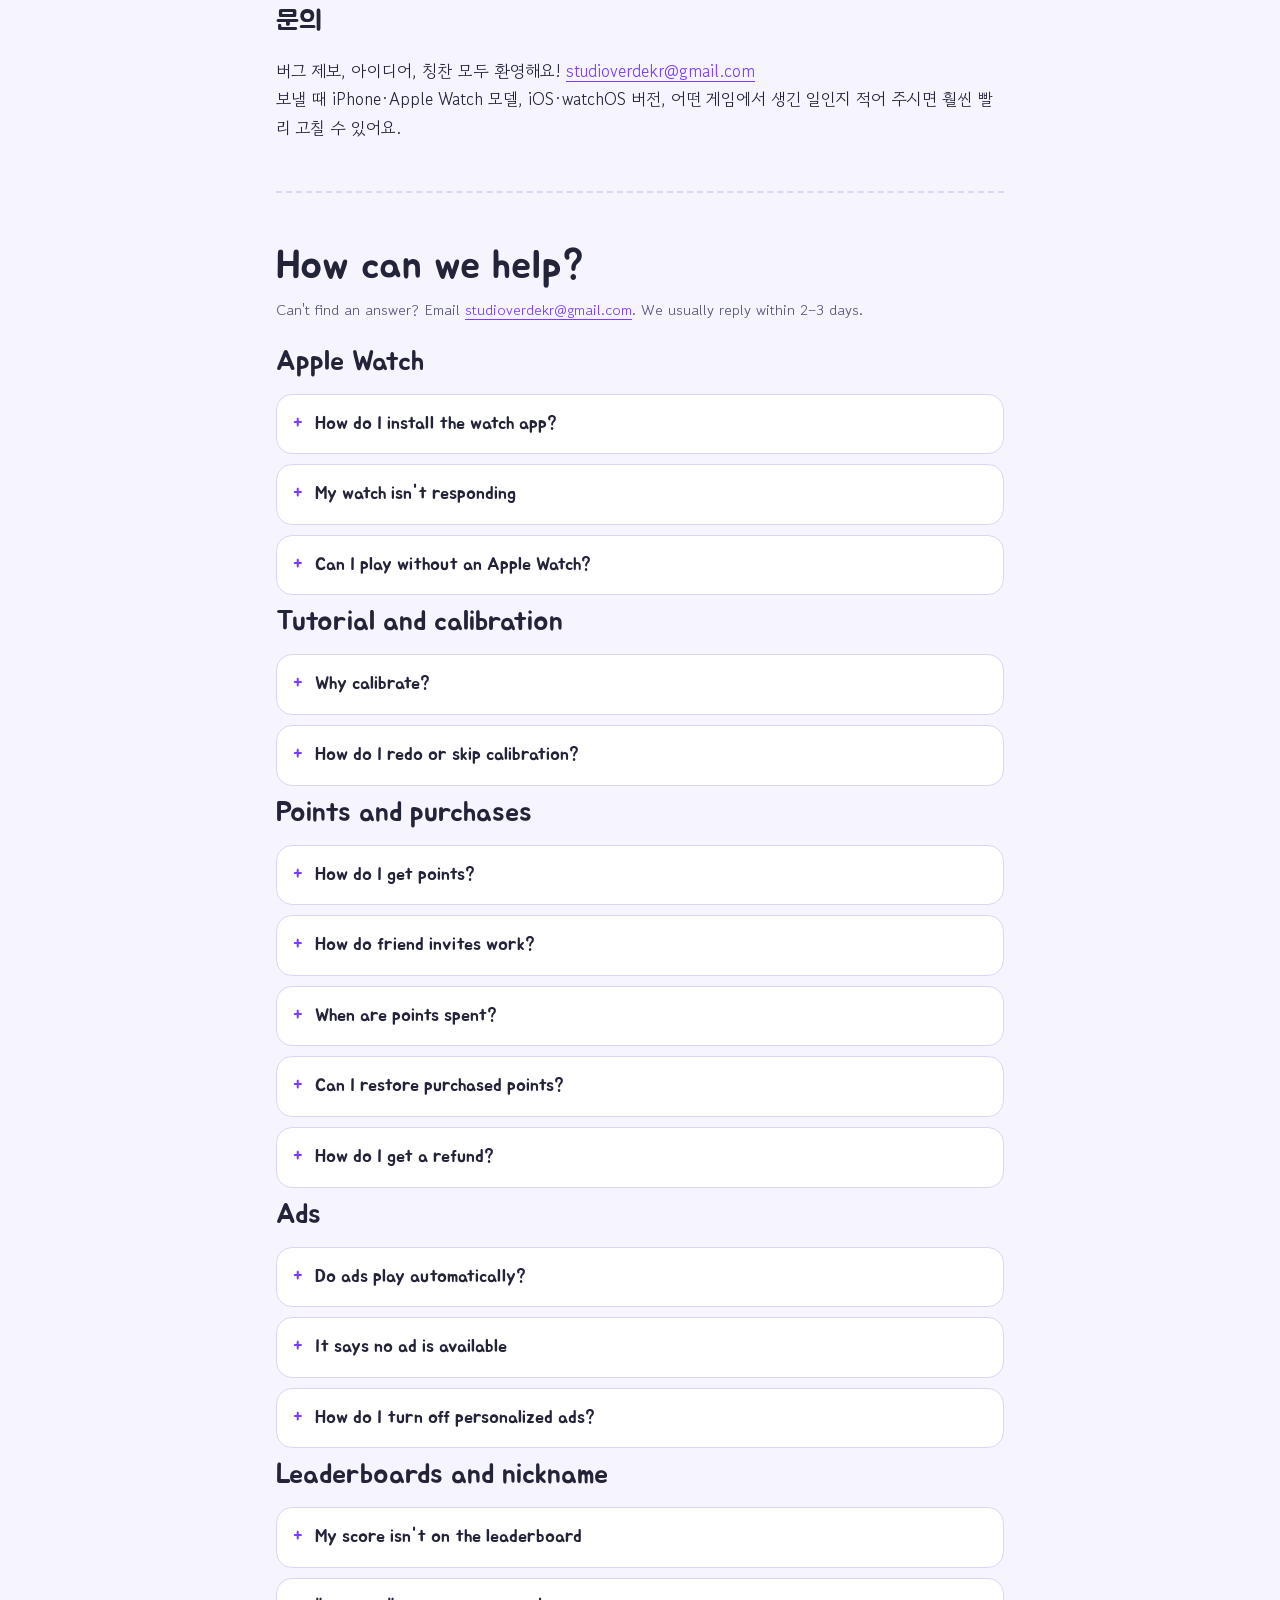
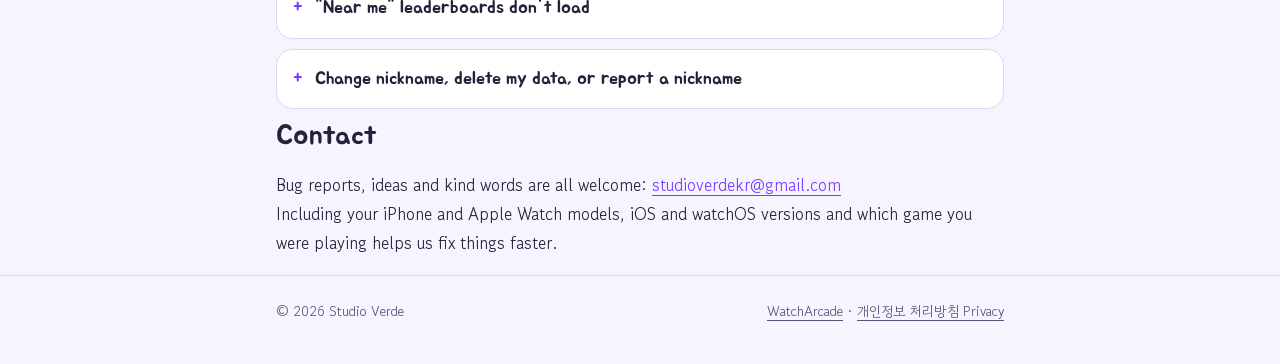
<file: watcharcade/support.html>
<!doctype html>
<html lang="ko">
<head>
  <meta charset="utf-8">
  <meta name="viewport" content="width=device-width, initial-scale=1">
  <title>WatchArcade 지원</title>
  <meta name="description" content="WatchArcade 자주 묻는 질문과 문의 / Support and FAQ">
  <link rel="icon" type="image/png" href="assets/apple-touch-icon.png">
  <link rel="preconnect" href="https://fonts.googleapis.com">
  <link rel="preconnect" href="https://fonts.gstatic.com" crossorigin>
  <link href="https://fonts.googleapis.com/css2?family=Gowun+Dodum&family=Jua&display=swap" rel="stylesheet">
  <link rel="stylesheet" href="assets/style.css">
</head>
<body>
  <header class="top">
    <div class="wrap">
      <a class="brand" href="./"><img src="assets/apple-touch-icon.png" alt=""><span>WatchArcade</span></a>
      <nav class="nav">
        <a href="./">홈</a>
        <a href="support.html" aria-current="page">지원</a>
        <a href="privacy.html">개인정보</a>
      </nav>
    </div>
  </header>

  <main class="wrap doc">
    <div class="lang-switch">
      <a href="#ko">한국어</a>
      <a href="#en">English</a>
    </div>

    <!-- ===================== 한국어 ===================== -->
    <article id="ko" lang="ko">
      <h1>무엇을 도와드릴까요?</h1>
      <p class="meta">답이 없으면 <a href="mailto:studioverdekr@gmail.com?subject=WatchArcade%20%EB%AC%B8%EC%9D%98">studioverdekr@gmail.com</a>로 편하게 보내 주세요. 보통 2~3일 안에 답장드려요.</p>

      <h2>Apple Watch 연결</h2>
      <details class="faq"><summary>워치 앱은 어떻게 설치하나요?</summary><div>
        iPhone에 WatchArcade를 설치하면 짝지어진 Apple Watch에도 보통 자동으로 설치돼요. 안 보이면 iPhone의 <strong>Watch 앱 &gt; 나의 시계 &gt; 사용 가능한 앱</strong>에서 WatchArcade 옆 <strong>설치</strong>를 눌러 주세요. 워치는 watchOS 10 이상이어야 해요.
      </div></details>
      <details class="faq"><summary>워치가 반응하지 않아요</summary><div>
        <ol>
          <li>워치에서 WatchArcade를 열고 화면을 켜 둔 채로 iPhone에서 게임을 골라 주세요. 워치 앱이 앞에 떠 있어야 신호가 전달돼요.</li>
          <li>iPhone과 워치의 Bluetooth·Wi‑Fi가 켜져 있고 가까이 있는지 확인해 주세요.</li>
          <li>그래도 안 되면 두 앱을 모두 완전히 종료했다가 다시 열어 주세요.</li>
        </ol>
      </div></details>
      <details class="faq"><summary>워치 없이도 할 수 있나요?</summary><div>
        네! 워치가 연결돼 있지 않으면 보정을 건너뛰고 iPhone 터치(드래그·탭·스와이프) 모드로 바로 시작해요.
      </div></details>

      <h2>튜토리얼과 보정</h2>
      <details class="faq"><summary>보정은 왜 하나요?</summary><div>
        사람마다 팔 길이, 휘두르는 세기, 시계를 찬 방향이 달라요. 게임마다 처음에 3D 손이 동작을 보여 주고, 몇 번 따라 하면 내 손목에 맞게 감도를 맞춰요. 왼손·오른손 착용도 여기서 고를 수 있어요.
      </div></details>
      <details class="faq"><summary>보정을 다시 하고 싶어요 / 건너뛰고 싶어요</summary><div>
        게임을 시작할 때 나오는 화면에서 보정을 다시 하거나 <strong>바로 시작</strong>을 눌러 건너뛸 수 있어요. 시계를 반대 손으로 바꿔 찼다면 다시 보정해 주세요.
      </div></details>

      <h2>포인트와 구매</h2>
      <details class="faq"><summary>포인트는 어떻게 얻나요?</summary><div>
        처음 시작하면 환영 포인트를 드려요. 그 뒤로는 이렇게 모을 수 있어요.
        <ul>
          <li><strong>게임 보상:</strong> 한 판이 끝날 때마다 5~30P (내 최고 기록에 가까울수록 많이, 하루 최대 150P). 끝난 화면에서 <strong>광고 보고 2배</strong>를 누르면 한 번 더 받아요.</li>
          <li><strong>매일 출석</strong> +50P</li>
          <li><strong>광고 보고 +100P</strong> (하루 횟수 제한 있음). 그날 <strong>첫 광고는 +100P 보너스</strong>를 더 드려요.</li>
          <li><strong>친구 초대:</strong> 친구가 내 코드를 넣으면 친구가 +300P, 그 친구가 첫 게임을 마치면 나도 +300P</li>
          <li>인앱 구매 포인트 팩</li>
        </ul>
        허브 오른쪽 위 포인트 배지를 누르면 충전소가 열려요.
      </div></details>
      <details class="faq"><summary>친구 초대는 어떻게 하나요?</summary><div>
        프로필(또는 충전소)의 <strong>친구 초대</strong>에서 내 코드를 복사하거나 공유하세요. 친구는 앱을 처음 실행하고 <strong>7일 안에</strong> 같은 화면에서 코드를 <strong>한 번만</strong> 넣을 수 있어요. 친구가 코드를 넣으면 친구가 +300P, 그 친구가 <strong>첫 게임을 마치면</strong> 초대한 사람도 +300P를 받아요 (하루 최대 5명, 넘으면 다음 날 받아요). 공유만 해서는 보상이 없어요. iCloud에 로그인해야 쓸 수 있고, 같은 iCloud 계정은 앱을 다시 깔아도 코드를 다시 넣을 수 없어요.
      </div></details>
      <details class="faq"><summary>포인트는 언제 빠지나요?</summary><div>
        게임이 실제로 시작될 때 한 판에 한 번만 빠져요. 차감 화면에서 나가면 포인트는 그대로예요.
      </div></details>
      <details class="faq"><summary>산 포인트를 복원할 수 있나요?</summary><div>
        포인트 팩은 쓰면 없어지는 <strong>소모성</strong> 상품이라 "구매 복원" 대상이 아니에요. 포인트 잔액은 <strong>이 기기에만</strong> 저장돼서, 앱을 삭제하거나 기기를 바꾸면 사라질 수 있어요. 결제는 됐는데 포인트가 안 들어왔다면 앱을 다시 열어 주세요. 끝나지 않은 결제는 앱이 다시 열릴 때 자동으로 처리돼요. 그래도 안 되면 영수증 화면과 함께 메일 주세요.
      </div></details>
      <details class="faq"><summary>환불은 어떻게 하나요?</summary><div>
        결제는 Apple이 처리해서 개발자가 직접 환불해 드릴 수 없어요. <a href="https://reportaproblem.apple.com" rel="noopener">reportaproblem.apple.com</a>에서 요청해 주세요.
      </div></details>

      <h2>광고</h2>
      <details class="faq"><summary>광고가 저절로 나오나요?</summary><div>
        두 가지가 있어요.
        <ul>
          <li><strong>보상형 광고</strong>는 직접 눌렀을 때만 나와요 (충전소의 <strong>광고 보고 +P</strong>, 게임이 끝난 화면의 <strong>광고 보고 2배</strong>). 끝까지 보면 포인트를 받아요.</li>
          <li><strong>전면 광고</strong>는 게임이 끝나고 게임 목록으로 돌아갈 때 가끔 저절로 나와요. 처음 3판에는 안 나오고, 3판에 한 번 이하, 직전 광고와 90초 넘게 간격을 둬요. 게임 중이나 보정 중에는 절대 안 나와요.</li>
        </ul>
        <strong>포인트 팩을 한 번이라도 사면 전면 광고는 더 이상 나오지 않아요.</strong>
      </div></details>
      <details class="faq"><summary>"지금은 광고가 없어요"라고 나와요</summary><div>
        광고 재고가 잠깐 없거나, 하루 최대 횟수를 다 봤거나, 광고 사이 대기 시간이 남아 있을 때 나오는 안내예요. 잠시 뒤 다시 시도해 주세요.
      </div></details>
      <details class="faq"><summary>맞춤 광고를 끄고 싶어요</summary><div>
        iPhone <strong>설정 &gt; 개인정보 보호 및 보안 &gt; 추적</strong>에서 WatchArcade를 꺼 주세요. 게임은 그대로 할 수 있어요. 유럽(EEA)·영국·스위스에서는 앱의 <strong>프로필 &gt; 개인정보 선택(광고 동의) 변경</strong>에서도 동의를 바꿀 수 있어요.
      </div></details>

      <h2>랭킹과 닉네임</h2>
      <details class="faq"><summary>랭킹에 내 기록이 안 보여요</summary><div>
        랭킹은 iCloud 계정과 인터넷이 필요해요. iPhone 설정 맨 위에서 iCloud에 로그인돼 있는지 확인해 주세요. 오프라인에서 낸 기록은 기기에 저장됐다가 다음에 온라인이 되면 올라가요.
      </div></details>
      <details class="faq"><summary>내 주변 랭킹이 안 떠요</summary><div>
        주변 랭킹은 위치 권한이 필요해요. iPhone <strong>설정 &gt; WatchArcade &gt; 위치</strong>에서 "앱을 사용하는 동안"을 골라 주세요. 위치는 약 1km 단위로 뭉뚱그려 저장되고, 정확한 위치는 저장하지 않아요.
      </div></details>
      <details class="faq"><summary>닉네임을 바꾸거나 기록을 지우고 싶어요 / 부적절한 닉네임 신고</summary><div>
        닉네임은 프로필에서 30일에 한 번 바꿀 수 있어요. 랭킹 기록 삭제나 부적절한 닉네임 신고는 닉네임과 함께 <a href="mailto:studioverdekr@gmail.com?subject=WatchArcade%20data%20deletion">studioverdekr@gmail.com</a>로 보내 주세요. 확인 후 처리하고 답장드려요. 자세한 내용은 <a href="privacy.html#ko">개인정보 처리방침</a>을 봐 주세요.
      </div></details>

      <h2>문의</h2>
      <p>버그 제보, 아이디어, 칭찬 모두 환영해요! <a href="mailto:studioverdekr@gmail.com">studioverdekr@gmail.com</a><br>
      보낼 때 iPhone·Apple Watch 모델, iOS·watchOS 버전, 어떤 게임에서 생긴 일인지 적어 주시면 훨씬 빨리 고칠 수 있어요.</p>
    </article>

    <hr class="lang">

    <!-- ===================== English ===================== -->
    <article id="en" lang="en">
      <h1>How can we help?</h1>
      <p class="meta">Can't find an answer? Email <a href="mailto:studioverdekr@gmail.com?subject=WatchArcade%20support">studioverdekr@gmail.com</a>. We usually reply within 2–3 days.</p>

      <h2>Apple Watch</h2>
      <details class="faq"><summary>How do I install the watch app?</summary><div>
        When you install WatchArcade on iPhone, it usually installs on your paired Apple Watch automatically. If it doesn't, open the <strong>Watch app on iPhone &gt; My Watch &gt; Available Apps</strong> and tap <strong>Install</strong> next to WatchArcade. Your watch needs watchOS 10 or later.
      </div></details>
      <details class="faq"><summary>My watch isn't responding</summary><div>
        <ol>
          <li>Open WatchArcade on your watch and keep its screen on, then pick a game on iPhone. The watch app needs to be in the foreground to receive the start signal.</li>
          <li>Make sure Bluetooth and Wi‑Fi are on and the devices are close together.</li>
          <li>Still stuck? Force-quit both apps and open them again.</li>
        </ol>
      </div></details>
      <details class="faq"><summary>Can I play without an Apple Watch?</summary><div>
        Yes! If no watch is connected, the app skips calibration and starts the game in touch mode (drag, tap and swipe on iPhone).
      </div></details>

      <h2>Tutorial and calibration</h2>
      <details class="faq"><summary>Why calibrate?</summary><div>
        Everyone swings a little differently and wears their watch on a different wrist. Before each game, a 3D hand shows you the moves; copy them a few times and the game tunes itself to you. You can also pick your left or right wrist here.
      </div></details>
      <details class="faq"><summary>How do I redo or skip calibration?</summary><div>
        On the screen that appears before a game, you can calibrate again or tap <strong>Start now</strong> (바로 시작) to skip. If you switch wrists, please calibrate again.
      </div></details>

      <h2>Points and purchases</h2>
      <details class="faq"><summary>How do I get points?</summary><div>
        You get welcome points when you start. After that you can earn points by:
        <ul>
          <li><strong>Game rewards:</strong> 5–30 points every time a game ends (more the closer you get to your best, up to 150 points a day). Tap <strong>Watch an ad to double</strong> on the game-over screen to get it once more.</li>
          <li><strong>Daily check-in:</strong> +50 points</li>
          <li><strong>Watching an ad:</strong> +100 points (limited per day). <strong>Your first ad each day</strong> gives a +100 point bonus.</li>
          <li><strong>Inviting friends:</strong> your friend gets +300 points for entering your code, and you get +300 points after they finish their first game</li>
          <li>Point packs via in-app purchase</li>
        </ul>
        Tap the points badge at the top right of the hub to open the Points Shop.
      </div></details>
      <details class="faq"><summary>How do friend invites work?</summary><div>
        Open <strong>Invite Friends</strong> in your profile (or the Points Shop) to copy or share your code. A new player can enter a friend's code <strong>once</strong>, within <strong>7 days</strong> of first opening the app. They get +300 points right away, and the friend who invited them gets +300 points <strong>after they finish their first game</strong> (up to 5 friends a day; the rest carry over to the next day). Sharing alone earns nothing. Invites need iCloud, and the same iCloud account can't enter a code again, even after reinstalling.
      </div></details>
      <details class="faq"><summary>When are points spent?</summary><div>
        Only once per game, at the moment the game actually starts. If you back out of the confirmation screen, nothing is spent.
      </div></details>
      <details class="faq"><summary>Can I restore purchased points?</summary><div>
        Point packs are <strong>consumable</strong>, so there is nothing to "restore". Your balance is stored <strong>only on this device</strong> and may be lost if you delete the app or switch devices. If you were charged but didn't get your points, reopen the app: unfinished purchases are processed automatically on launch. If that doesn't help, email us with your receipt.
      </div></details>
      <details class="faq"><summary>How do I get a refund?</summary><div>
        Payments are handled by Apple, so please request refunds at <a href="https://reportaproblem.apple.com" rel="noopener">reportaproblem.apple.com</a>.
      </div></details>

      <h2>Ads</h2>
      <details class="faq"><summary>Do ads play automatically?</summary><div>
        There are two kinds:
        <ul>
          <li><strong>Rewarded ads</strong> only play when you tap them (<strong>Watch an ad</strong> in the Points Shop, or <strong>Watch an ad to double</strong> after a game). Watch to the end to earn points.</li>
          <li><strong>Interstitial ads</strong> sometimes appear on their own when you leave a game-over screen for the game list. Never in your first 3 games, at most once every 3 games, at least 90 seconds apart, and never during gameplay or calibration.</li>
        </ul>
        <strong>Buy any points pack once and interstitial ads stop for good.</strong>
      </div></details>
      <details class="faq"><summary>It says no ad is available</summary><div>
        Either there's no ad to show right now, you've reached today's limit, or the short cooldown between ads hasn't finished. Try again a bit later.
      </div></details>
      <details class="faq"><summary>How do I turn off personalized ads?</summary><div>
        Go to iPhone <strong>Settings &gt; Privacy &amp; Security &gt; Tracking</strong> and turn off WatchArcade. Gameplay is not affected. In the EEA, the UK and Switzerland you can also change your consent in the app under <strong>Profile &gt; 개인정보 선택(광고 동의) 변경</strong> (privacy choices).
      </div></details>

      <h2>Leaderboards and nickname</h2>
      <details class="faq"><summary>My score isn't on the leaderboard</summary><div>
        Leaderboards need an iCloud account and an internet connection. Check that you're signed in to iCloud at the top of iPhone Settings. Scores made offline are saved on the device and uploaded the next time you're online.
      </div></details>
      <details class="faq"><summary>"Near me" leaderboards don't load</summary><div>
        They need location access. Go to iPhone <strong>Settings &gt; WatchArcade &gt; Location</strong> and choose "While Using the App". Location is rounded to about 1 km before it is stored; your precise location is never saved.
      </div></details>
      <details class="faq"><summary>Change nickname, delete my data, or report a nickname</summary><div>
        You can change your nickname in your profile once every 30 days. To delete your leaderboard records or report an inappropriate nickname, email <a href="mailto:studioverdekr@gmail.com?subject=WatchArcade%20data%20deletion">studioverdekr@gmail.com</a> with the nickname. See the <a href="privacy.html#en">Privacy Policy</a> for details.
      </div></details>

      <h2>Contact</h2>
      <p>Bug reports, ideas and kind words are all welcome: <a href="mailto:studioverdekr@gmail.com">studioverdekr@gmail.com</a><br>
      Including your iPhone and Apple Watch models, iOS and watchOS versions and which game you were playing helps us fix things faster.</p>
    </article>
  </main>

  <footer>
    <div class="wrap">
      <span>© 2026 Studio Verde</span>
      <span><a href="./">WatchArcade</a> · <a href="privacy.html">개인정보 처리방침 Privacy</a></span>
    </div>
  </footer>
</body>
</html>
</file>
<file: watcharcade/assets/style.css>
/* WatchArcade site — Lime Pop palette (WatchArcade/Shared/ArcadeStyle.swift) */
:root {
  --grape: #7A3CFF;
  --grape-deep: #5B22D6;
  --lime: #9BEA1A;
  --paper: #F6F4FF;
  --paper-deep: #E8E2FA;
  --ink: #23233A;
  --ink-soft: #55557A;
  --card: #FFFFFF;
  --line: #DDD5F7;
  --radius: 22px;
  --max: 760px;
  color-scheme: light;
}

* { box-sizing: border-box; }

html { -webkit-text-size-adjust: 100%; }

body {
  margin: 0;
  background: var(--paper);
  color: var(--ink);
  font-family: "Gowun Dodum", "Apple SD Gothic Neo", -apple-system, BlinkMacSystemFont, "Segoe UI", sans-serif;
  font-size: 17px;
  line-height: 1.7;
  overflow-x: hidden;
}

h1, h2, h3, .brand, .btn {
  font-family: "Jua", "Apple SD Gothic Neo", -apple-system, sans-serif;
  font-weight: 400;
  line-height: 1.25;
}

a { color: var(--grape); text-underline-offset: 3px; }
a:hover { color: var(--grape-deep); }

.wrap { max-width: var(--max); margin: 0 auto; padding: 0 16px; }

/* Top bar */
.top {
  position: sticky; top: 0; z-index: 5;
  background: rgba(246, 244, 255, 0.92);
  backdrop-filter: blur(10px);
  -webkit-backdrop-filter: blur(10px);
  border-bottom: 1px solid var(--line);
}
.top .wrap { display: flex; align-items: center; justify-content: space-between; gap: 12px; height: 60px; }
.brand { display: flex; align-items: center; gap: 10px; color: var(--ink); text-decoration: none; font-size: 22px; }
.brand img { width: 34px; height: 34px; border-radius: 9px; }
.nav { display: flex; gap: 16px; font-size: 15px; }
.nav a { color: var(--ink-soft); text-decoration: none; }
.nav a:hover, .nav a[aria-current="page"] { color: var(--grape); }

/* Hero */
.hero {
  background: linear-gradient(160deg, var(--grape) 0%, var(--grape-deep) 100%);
  color: #fff;
  padding: 56px 0 64px;
  text-align: center;
  border-radius: 0 0 36px 36px;
}
.hero img.icon {
  width: 132px; height: 132px; border-radius: 30px;
  box-shadow: 0 14px 40px rgba(20, 0, 60, 0.35);
}
.hero h1 { font-size: clamp(34px, 8vw, 52px); margin: 22px 0 8px; }
.hero p.lead { font-size: 19px; opacity: 0.95; margin: 0 auto 26px; max-width: 30em; }
.pill {
  display: inline-block; background: var(--lime); color: var(--ink);
  font-family: "Jua", sans-serif; font-size: 15px;
  padding: 4px 14px; border-radius: 999px;
}

.btn {
  display: inline-block; background: var(--lime); color: var(--ink);
  font-size: 19px; padding: 14px 26px; border-radius: 999px;
  text-decoration: none; box-shadow: 0 6px 0 #6DB300;
}
.btn:hover { color: var(--ink); transform: translateY(1px); box-shadow: 0 5px 0 #6DB300; }
.btn[aria-disabled="true"] { opacity: 0.85; cursor: default; }

/* Sections */
main { padding: 40px 0 24px; }
section { margin: 0 0 40px; }
h2 { font-size: 28px; margin: 0 0 14px; }
h3 { font-size: 21px; margin: 26px 0 8px; }

.grid { display: grid; grid-template-columns: repeat(auto-fit, minmax(210px, 1fr)); gap: 14px; }
.card {
  background: var(--card); border: 1px solid var(--line);
  border-radius: var(--radius); padding: 18px 18px 16px;
}
.card h3 { margin: 0 0 6px; font-size: 20px; }
.card p { margin: 0; color: var(--ink-soft); font-size: 15.5px; }
.card .emoji { font-size: 30px; line-height: 1; display: block; margin-bottom: 8px; }

.note {
  background: var(--paper-deep); border-left: 6px solid var(--lime);
  border-radius: 14px; padding: 14px 16px; font-size: 15.5px;
}

/* Long-form documents (privacy / support) */
.doc h1 { font-size: clamp(30px, 7vw, 40px); margin: 0 0 6px; }
.doc .meta { color: var(--ink-soft); font-size: 15px; margin: 0 0 22px; }
.doc ul, .doc ol { padding-left: 22px; }
.doc li { margin: 4px 0; }
.lang-switch { display: flex; gap: 10px; margin: 0 0 26px; flex-wrap: wrap; }
.lang-switch a {
  background: var(--card); border: 1px solid var(--line); border-radius: 999px;
  padding: 6px 16px; text-decoration: none; font-size: 15px;
}
.table-wrap { overflow-x: auto; -webkit-overflow-scrolling: touch; margin: 10px 0 18px; }
table { border-collapse: collapse; width: 100%; min-width: 520px; background: var(--card); border-radius: 14px; overflow: hidden; font-size: 15px; }
th, td { text-align: left; vertical-align: top; padding: 10px 12px; border-bottom: 1px solid var(--line); }
th { background: var(--paper-deep); font-family: "Jua", sans-serif; font-weight: 400; }

details.faq {
  background: var(--card); border: 1px solid var(--line); border-radius: 16px;
  padding: 0 16px; margin: 10px 0;
}
details.faq summary {
  cursor: pointer; list-style: none; padding: 14px 0;
  font-family: "Jua", sans-serif; font-size: 18px;
}
details.faq summary::-webkit-details-marker { display: none; }
details.faq summary::before { content: "+"; display: inline-block; width: 1.2em; color: var(--grape); }
details.faq[open] summary::before { content: "−"; }
details.faq > div { padding: 0 0 14px; color: var(--ink-soft); }

hr.lang { border: 0; border-top: 2px dashed var(--line); margin: 48px 0; }

footer {
  border-top: 1px solid var(--line);
  padding: 24px 0 40px; color: var(--ink-soft); font-size: 14px;
}
footer .wrap { display: flex; flex-wrap: wrap; justify-content: space-between; gap: 10px; }
footer a { color: var(--ink-soft); }

@media (max-width: 480px) {
  body { font-size: 16px; }
  .nav { gap: 12px; font-size: 14px; }
  .brand span { display: none; }
  .hero { padding: 40px 0 48px; }
}
</file>
